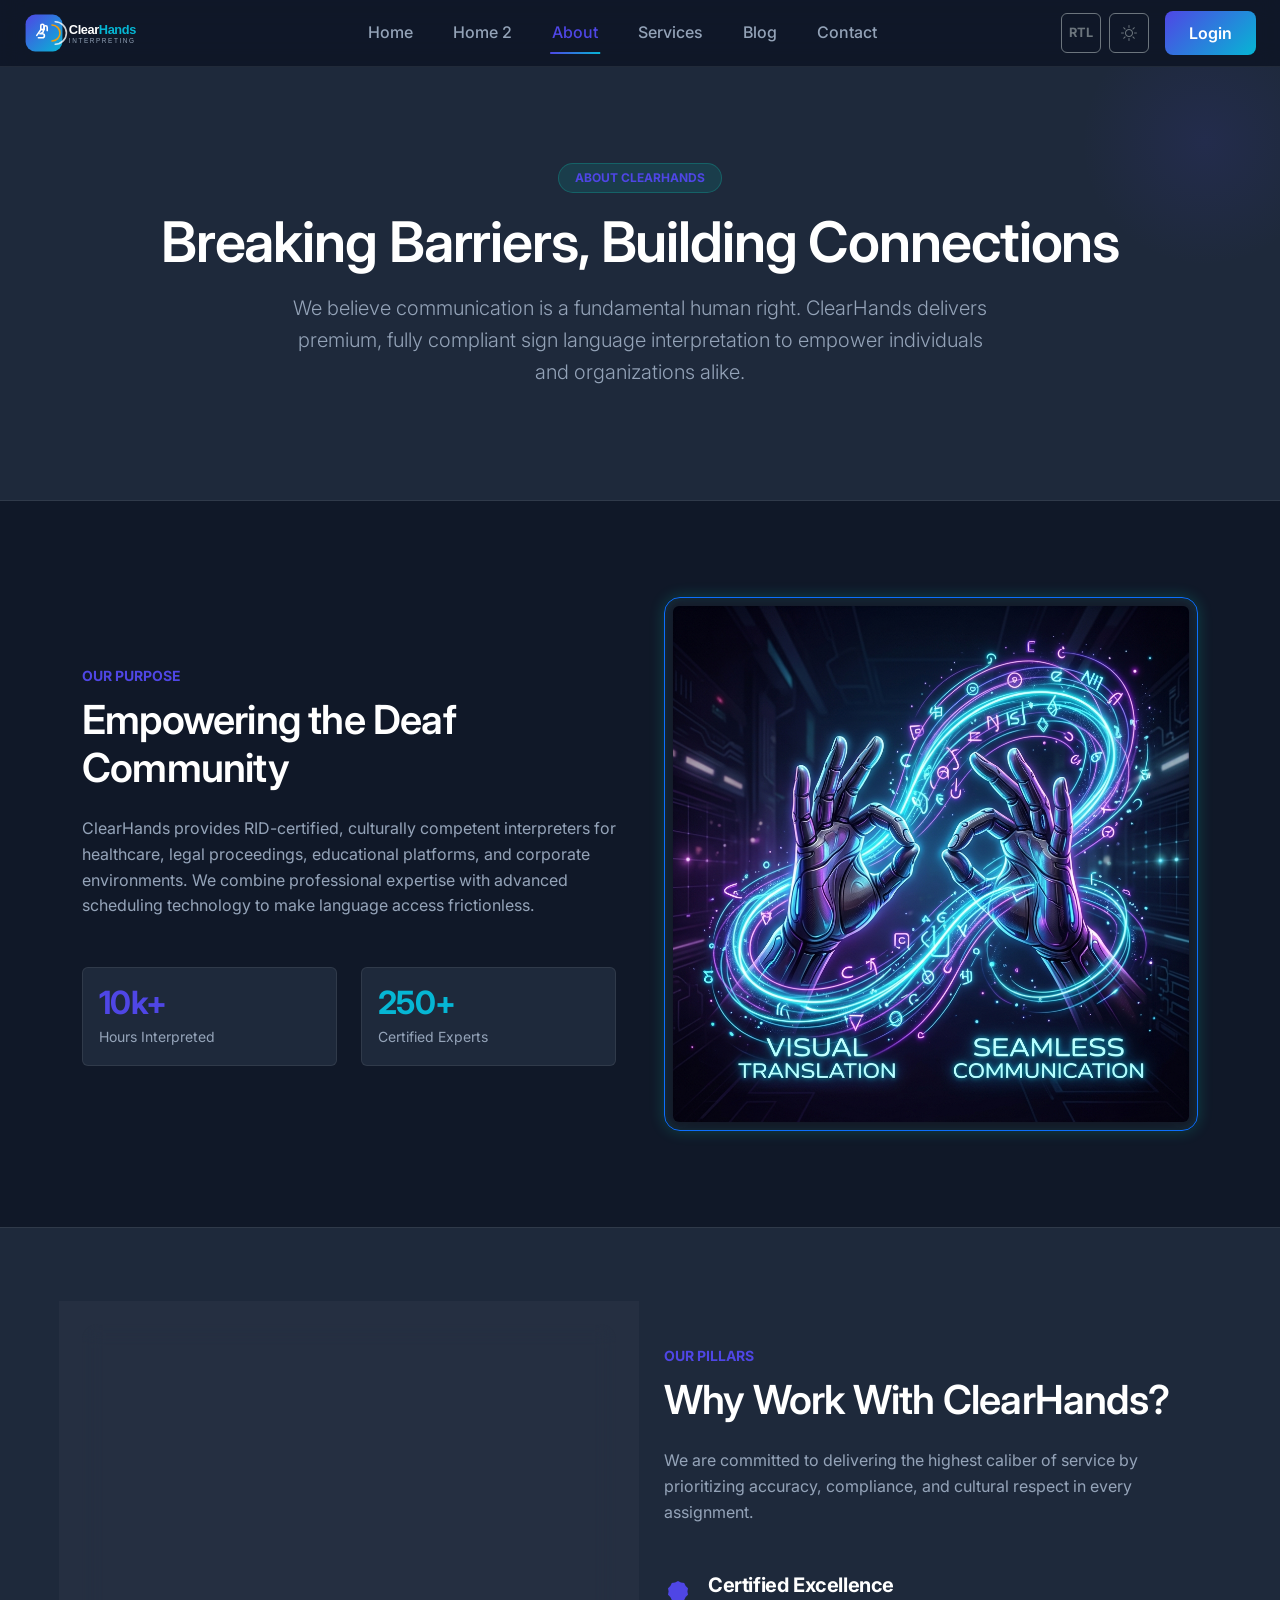
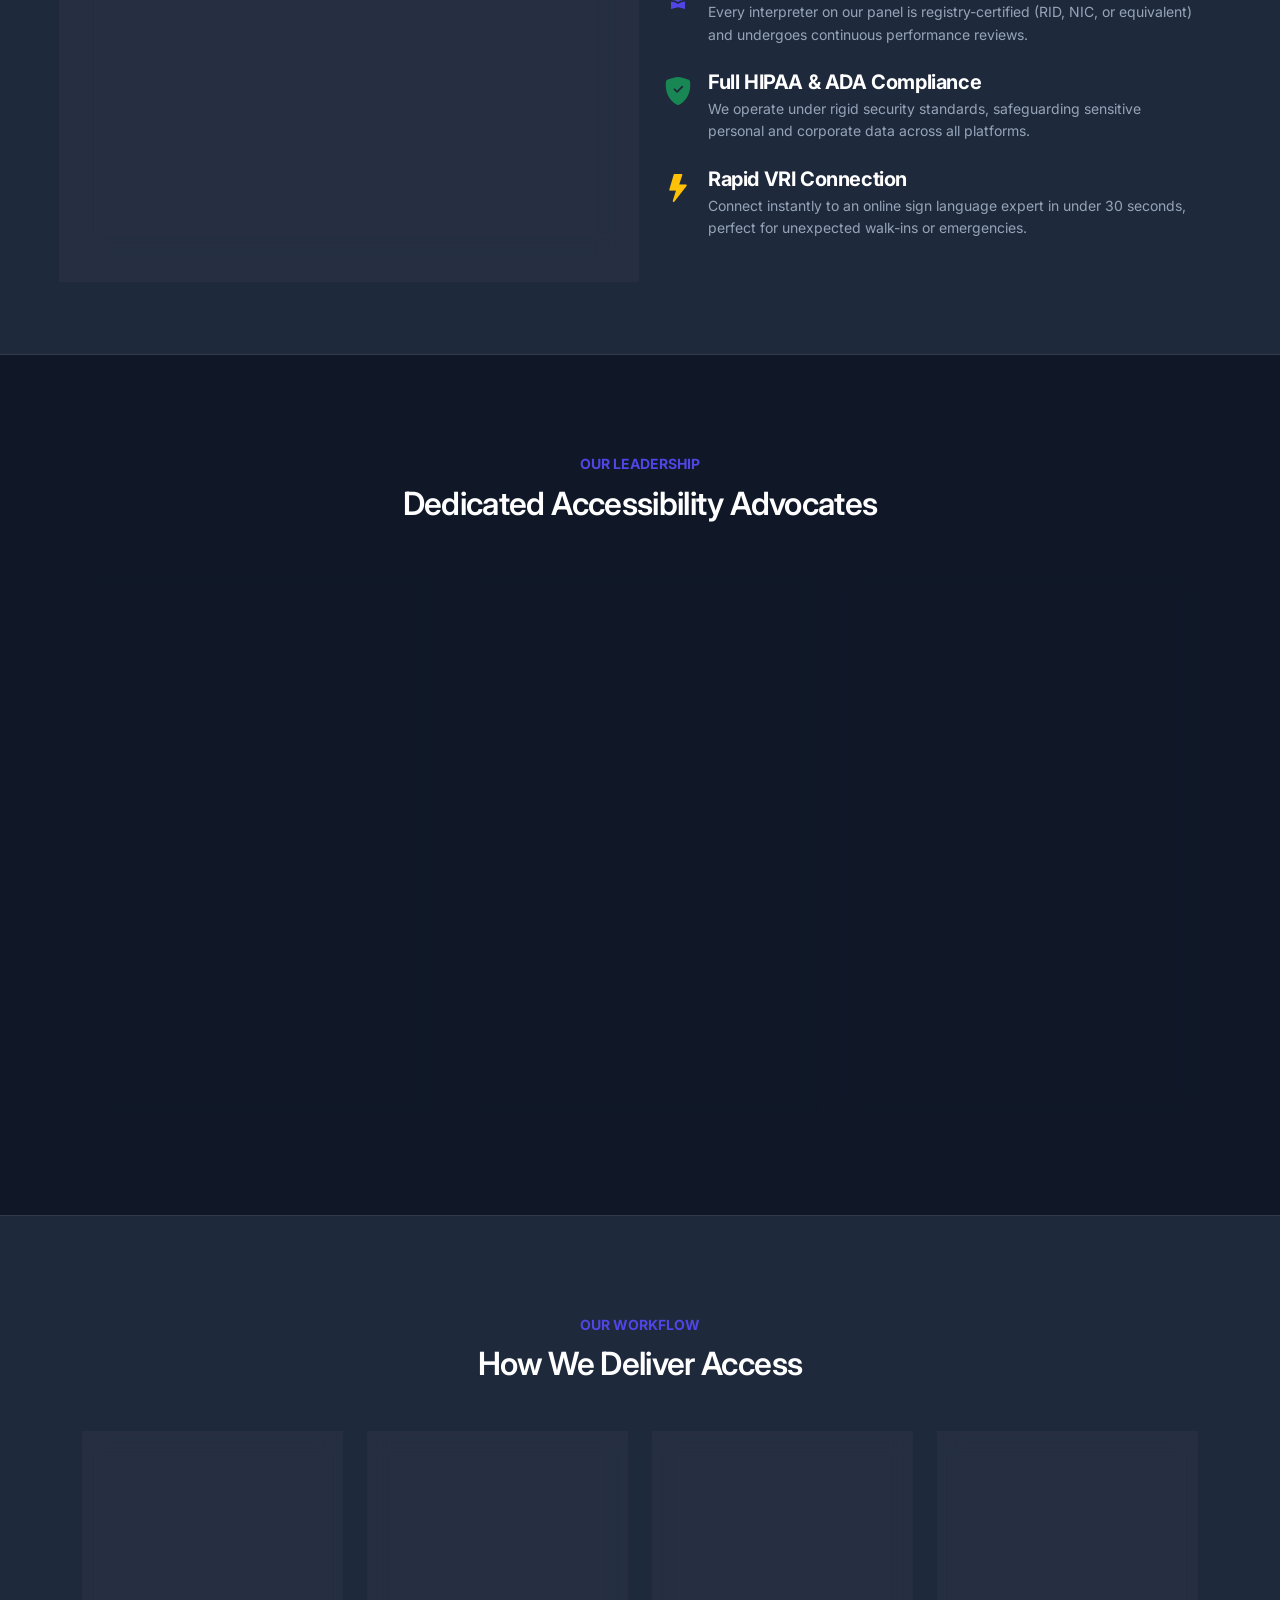
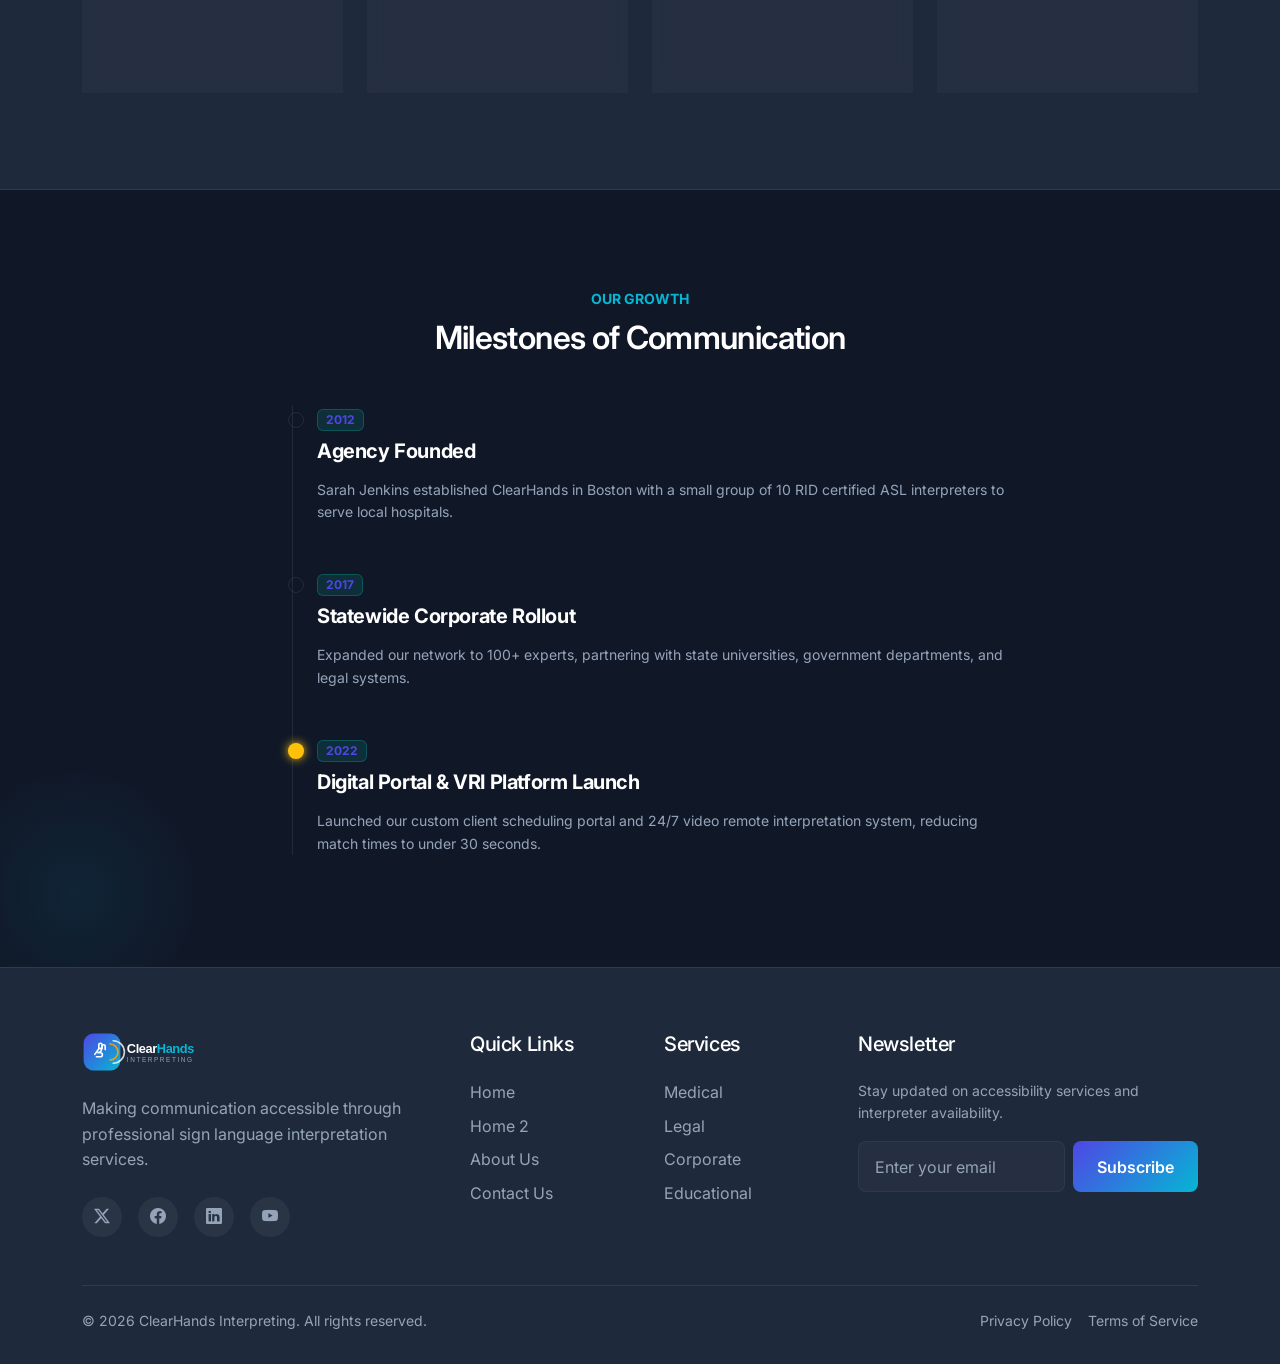
<file: about.html>
<!DOCTYPE html>
<html lang="en">
<head>
    <meta charset="UTF-8">
    <meta name="viewport" content="width=device-width, initial-scale=1.0">
    <title>About Us | ClearHands Interpreting</title>
    
    <link rel="icon" type="image/svg+xml" href="favicon.svg">
    
    <link href="https://fonts.googleapis.com/css2?family=Inter:wght@300..600&family=Poppins:wght@300..700&display=swap" rel="stylesheet">
    <link href="https://cdn.jsdelivr.net/npm/bootstrap@5.3.2/dist/css/bootstrap.min.css" rel="stylesheet">
    <link rel="stylesheet" href="https://cdn.jsdelivr.net/npm/bootstrap-icons@1.11.1/font/bootstrap-icons.css">
    
    <link rel="stylesheet" href="assets/css/style.css">
    <link rel="stylesheet" href="assets/css/dark-mode.css">
    <link rel="stylesheet" href="assets/css/rtl.css">
</head>
<body data-theme="dark">

    <!-- Navbar -->
    <nav class="navbar navbar-expand-xl navbar-glass">
        <div class="container-fluid px-4">
            <a class="navbar-brand" href="index.html">
                <img src="assets/logo.svg" alt="ClearHands Interpreting Logo" style="max-height: 40px; width: auto;">
            </a>
            <button class="navbar-toggler border-0 shadow-none text-body" type="button" data-bs-toggle="collapse" data-bs-target="#navbarNav">
                <i class="bi bi-list fs-2"></i>
            </button>
            <div class="collapse navbar-collapse" id="navbarNav">
                <ul class="navbar-nav mx-auto">
                    <li class="nav-item"><a class="nav-link" href="index.html">Home</a></li>
                    <li class="nav-item"><a class="nav-link" href="home2.html">Home 2</a></li>
                    <li class="nav-item"><a class="nav-link active" href="about.html">About</a></li>
                    <li class="nav-item"><a class="nav-link" href="services.html">Services</a></li>
                    <li class="nav-item"><a class="nav-link" href="blog.html">Blog</a></li>
                    <li class="nav-item"><a class="nav-link" href="contact.html">Contact</a></li>
                </ul>
                <div class="d-flex align-items-center gap-2 mt-3 mt-xl-0">
                    <a href="#" id="rtlToggle" class="btn btn-outline-secondary d-flex align-items-center justify-content-center fw-bold" style="width: 40px; height: 40px; font-size: 0.8rem;" title="Toggle RTL">RTL</a>
                    <a href="#" id="themeToggle" class="btn btn-outline-secondary d-flex align-items-center justify-content-center" style="width: 40px; height: 40px;" title="Toggle Theme"><i class="bi bi-sun fs-5"></i></a>
                    <a href="login.html" class="btn btn-gradient fw-semibold ms-2">Login</a>
                </div>
            </div>
        </div>
    </nav>

    <!-- Header Section -->
    <section class="py-5 bg-secondary-dark border-bottom border-secondary position-relative overflow-hidden">
        <div class="position-absolute" style="width: 250px; height: 250px; background: radial-gradient(circle, rgba(79, 70, 229, 0.1) 0%, transparent 70%); top: -50px; right: -50px; pointer-events: none;"></div>
        <div class="container py-5 text-center fade-up position-relative z-index-2">
            <span class="badge badge-soft-info px-3 py-2 rounded-pill mb-3 text-uppercase tracking-wider small">About ClearHands</span>
            <h1 class="display-4 fw-bold text-white">Breaking Barriers, Building Connections</h1>
            <p class="lead text-secondary mx-auto mt-3" style="max-width: 700px;">We believe communication is a fundamental human right. ClearHands delivers premium, fully compliant sign language interpretation to empower individuals and organizations alike.</p>
        </div>
    </section>

    <!-- Mission Section -->
    <section class="py-5">
        <div class="container py-5">
            <div class="row align-items-center g-5">
                <!-- Left: Message & Counter Stats -->
                <div class="col-lg-6 text-center text-lg-start fade-up">
                    <span class="text-primary-accent fw-bold text-uppercase tracking-wider small">Our Purpose</span>
                    <h3 class="display-6 fw-bold text-white mt-2 mb-4">Empowering the Deaf Community</h3>
                    <p class="text-secondary mb-4">
                        ClearHands provides RID-certified, culturally competent interpreters for healthcare, legal proceedings, educational platforms, and corporate environments. We combine professional expertise with advanced scheduling technology to make language access frictionless.
                    </p>
                    <div class="row g-4 mt-2">
                        <div class="col-6">
                            <div class="p-3 rounded bg-secondary-dark border border-secondary">
                                <h2 class="text-primary-accent fw-bold mb-1">10k+</h2>
                                <small class="text-secondary d-block">Hours Interpreted</small>
                            </div>
                        </div>
                        <div class="col-6">
                            <div class="p-3 rounded bg-secondary-dark border border-secondary">
                                <h2 class="text-secondary-accent fw-bold mb-1">250+</h2>
                                <small class="text-secondary d-block">Certified Experts</small>
                            </div>
                        </div>
                    </div>
                </div>
                
                <!-- Right: Conceptual Sign Language Image -->
                <div class="col-lg-6 fade-up" style="transition-delay: 0.1s;">
                    <div class="glass-card p-2 border-primary position-relative neon-border">
                        <img src="assets/images/mission_communication.png" alt="Seamless Sign Language Translation Concept" class="img-fluid rounded w-100 shadow-lg">
                        
                    </div>
                </div>
            </div>
        </div>
    </section>

    <!-- Core Values Section -->
    <section class="py-5 bg-secondary-dark border-top border-bottom border-secondary">
        <div class="container py-5">
            <div class="row align-items-center g-5 flex-lg-row-reverse">
                <!-- Left: Detail text & items -->
                <div class="col-lg-6 fade-up">
                    <span class="text-primary-accent fw-bold text-uppercase tracking-wider small">Our Pillars</span>
                    <h3 class="display-6 fw-bold text-white mt-2 mb-4">Why Work With ClearHands?</h3>
                    <p class="text-secondary mb-5">We are committed to delivering the highest caliber of service by prioritizing accuracy, compliance, and cultural respect in every assignment.</p>
                    
                    <div class="d-flex align-items-start mb-4">
                        <div class="text-primary-accent fs-3 me-3"><i class="bi bi-award-fill"></i></div>
                        <div>
                            <h5 class="fw-bold text-white mb-1">Certified Excellence</h5>
                            <p class="text-secondary small mb-0">Every interpreter on our panel is registry-certified (RID, NIC, or equivalent) and undergoes continuous performance reviews.</p>
                        </div>
                    </div>
                    <div class="d-flex align-items-start mb-4">
                        <div class="text-success fs-3 me-3"><i class="bi bi-shield-fill-check"></i></div>
                        <div>
                            <h5 class="fw-bold text-white mb-1">Full HIPAA & ADA Compliance</h5>
                            <p class="text-secondary small mb-0">We operate under rigid security standards, safeguarding sensitive personal and corporate data across all platforms.</p>
                        </div>
                    </div>
                    <div class="d-flex align-items-start">
                        <div class="text-warning fs-3 me-3"><i class="bi bi-lightning-fill"></i></div>
                        <div>
                            <h5 class="fw-bold text-white mb-1">Rapid VRI Connection</h5>
                            <p class="text-secondary small mb-0">Connect instantly to an online sign language expert in under 30 seconds, perfect for unexpected walk-ins or emergencies.</p>
                        </div>
                    </div>
                </div>
                
                <!-- Right: Visual image -->
                <div class="col-lg-6 fade-up" style="transition-delay: 0.1s;">
                    <div class="glass-card p-2 border-primary position-relative neon-border">
                        <img src="assets/images/hero_interpreter.png" alt="Professional ASL Interpreter Session" class="img-fluid rounded w-100 shadow-lg">
                    </div>
                </div>
            </div>
        </div>
    </section>

    <!-- Leadership Section -->
    <section class="py-5">
        <div class="container py-5">
            <div class="text-center mb-5 fade-up">
                <span class="text-primary-accent fw-bold text-uppercase tracking-wider small">Our Leadership</span>
                <h2 class="display-6 fw-bold text-white mt-2">Dedicated Accessibility Advocates</h2>
            </div>
            
            <div class="row g-4 justify-content-center">
                <!-- Sarah Jenkins -->
                <div class="col-lg-4 col-md-6 fade-up d-flex">
                    <div class="glass-card p-0 overflow-hidden text-center hover-effect border-secondary d-flex flex-column h-100 w-100">
                        <div class="position-relative">
                            <img src="assets/images/founder_sarah.png" alt="Sarah Jenkins, NIC - Founder" class="img-fluid w-100" style="height: 300px; object-fit: cover;">
                            <div class="position-absolute bottom-0 start-0 w-100" style="height: 50%; background: linear-gradient(to top, #101828, transparent);"></div>
                        </div>
                        <div class="p-4 bg-primary-dark position-relative z-index-2 d-flex flex-column flex-grow-1" style="margin-top: -30px;">
                            <h4 class="fw-bold text-white mb-1">Sarah Jenkins, NIC</h4>
                            <p class="text-primary-accent small mb-3">Founder & Director of Translation</p>
                            <p class="text-secondary small mb-4 flex-grow-1">Sarah is a nationally certified ASL interpreter with 15+ years of clinical and corporate experience. She founded ClearHands to build a more accessible world.</p>
                            <div class="d-flex justify-content-center gap-3 border-top border-secondary pt-3 mt-auto">
                                <a href="#" class="text-secondary hover-primary"><i class="bi bi-twitter-x"></i></a>
                                <a href="#" class="text-secondary hover-primary"><i class="bi bi-linkedin"></i></a>
                            </div>
                        </div>
                    </div>
                </div>

                <!-- Marcus Chen -->
                <div class="col-lg-4 col-md-6 fade-up d-flex" style="transition-delay: 0.1s;">
                    <div class="glass-card p-0 overflow-hidden text-center hover-effect border-secondary d-flex flex-column h-100 w-100">
                        <div class="position-relative">
                            <img src="assets/images/leader_marcus.png" alt="Marcus Chen, NIC - Lead Coordinator" class="img-fluid w-100" style="height: 300px; object-fit: cover;">
                            <div class="position-absolute bottom-0 start-0 w-100" style="height: 50%; background: linear-gradient(to top, #101828, transparent);"></div>
                        </div>
                        <div class="p-4 bg-primary-dark position-relative z-index-2 d-flex flex-column flex-grow-1" style="margin-top: -30px;">
                            <h4 class="fw-bold text-white mb-1">Marcus Chen, NIC</h4>
                            <p class="text-primary-accent small mb-3">Lead Interpreter Coordinator</p>
                            <p class="text-secondary small mb-4 flex-grow-1">Marcus manages scheduler coordination and interpreter allocations. With 10+ years as a legal ASL specialist, he ensures the right fit for every request.</p>
                            <div class="d-flex justify-content-center gap-3 border-top border-secondary pt-3 mt-auto">
                                <a href="#" class="text-secondary hover-primary"><i class="bi bi-twitter-x"></i></a>
                                <a href="#" class="text-secondary hover-primary"><i class="bi bi-linkedin"></i></a>
                            </div>
                        </div>
                    </div>
                </div>

                <!-- Elena Rostova -->
                <div class="col-lg-4 col-md-6 fade-up d-flex" style="transition-delay: 0.2s;">
                    <div class="glass-card p-0 overflow-hidden text-center hover-effect border-secondary d-flex flex-column h-100 w-100">
                        <div class="position-relative">
                            <img src="assets/images/leader_elena.png" alt="Elena Rostova - Operations Director" class="img-fluid w-100" style="height: 300px; object-fit: cover;">
                            <div class="position-absolute bottom-0 start-0 w-100" style="height: 50%; background: linear-gradient(to top, #101828, transparent);"></div>
                        </div>
                        <div class="p-4 bg-primary-dark position-relative z-index-2 d-flex flex-column flex-grow-1" style="margin-top: -30px;">
                            <h4 class="fw-bold text-white mb-1">Elena Rostova</h4>
                            <p class="text-primary-accent small mb-3">Director of Operations</p>
                            <p class="text-secondary small mb-4 flex-grow-1">Elena oversees platform performance, corporate partnerships, and ADA/HIPAA compliance metrics to ensure consistent service delivery.</p>
                            <div class="d-flex justify-content-center gap-3 border-top border-secondary pt-3 mt-auto">
                                <a href="#" class="text-secondary hover-primary"><i class="bi bi-twitter-x"></i></a>
                                <a href="#" class="text-secondary hover-primary"><i class="bi bi-linkedin"></i></a>
                            </div>
                        </div>
                    </div>
                </div>
            </div>
        </div>
    </section>
    <!-- Core Process Section -->
    <section class="py-5 bg-secondary-dark border-top border-bottom border-secondary">
        <div class="container py-5">
            <div class="text-center mb-5 fade-up">
                <span class="text-primary-accent fw-bold text-uppercase tracking-wider small">Our Workflow</span>
                <h2 class="display-6 fw-bold text-white mt-2">How We Deliver Access</h2>
            </div>
            <div class="row g-4">
                <div class="col-lg-3 col-md-6 fade-up">
                    <div class="glass-card p-4 h-100 hover-effect text-center position-relative">
                        <div class="fs-1 text-primary-accent my-4"><i class="bi bi-calendar-check"></i></div>
                        <h5 class="fw-bold text-white mb-2">1. Request</h5>
                        <p class="text-secondary small mb-0">Schedule an interpreter via our online portal or connect instantly for VRI.</p>
                    </div>
                </div>
                <div class="col-lg-3 col-md-6 fade-up" style="transition-delay: 0.1s;">
                    <div class="glass-card p-4 h-100 hover-effect text-center position-relative">
                        <div class="fs-1 text-secondary-accent my-4"><i class="bi bi-person-check"></i></div>
                        <h5 class="fw-bold text-white mb-2">2. Match</h5>
                        <p class="text-secondary small mb-0">Our coordinators match your assignment with a certified specialist in your industry.</p>
                    </div>
                </div>
                <div class="col-lg-3 col-md-6 fade-up" style="transition-delay: 0.2s;">
                    <div class="glass-card p-4 h-100 hover-effect text-center position-relative">
                        <div class="fs-1 text-warning my-4"><i class="bi bi-broadcast"></i></div>
                        <h5 class="fw-bold text-white mb-2">3. Interpret</h5>
                        <p class="text-secondary small mb-0">The session is completed on-site or via secure high-definition VRI streaming.</p>
                    </div>
                </div>
                <div class="col-lg-3 col-md-6 fade-up" style="transition-delay: 0.3s;">
                    <div class="glass-card p-4 h-100 hover-effect text-center position-relative">
                        <div class="fs-1 text-success my-4"><i class="bi bi-file-earmark-check"></i></div>
                        <h5 class="fw-bold text-white mb-2">4. Verify</h5>
                        <p class="text-secondary small mb-0">Review logs, confirm compliance reports, and retrieve billing details.</p>
                    </div>
                </div>
            </div>
        </div>
    </section>

    <!-- Milestones Journey Section -->
    <section class="py-5 position-relative overflow-hidden">
        <!-- Background decorative blur elements -->
        <div class="position-absolute" style="width: 250px; height: 250px; background: radial-gradient(circle, rgba(6, 182, 212, 0.08) 0%, transparent 70%); bottom: -50px; left: -50px; pointer-events: none;"></div>
        
        <div class="container py-5">
            <div class="text-center mb-5 fade-up">
                <span class="text-secondary-accent fw-bold text-uppercase tracking-wider small">Our Growth</span>
                <h2 class="display-6 fw-bold text-white mt-2">Milestones of Communication</h2>
            </div>
            
            <div class="row justify-content-center">
                <div class="col-lg-8">
                    <div class="position-relative ps-4 border-start border-secondary" style="margin-left: 20px;">
                        
                        <!-- Timeline Item 1 -->
                        <div class="mb-5 position-relative fade-up">
                            <!-- Dot -->
                            <div class="position-absolute bg-primary-accent rounded-circle border border-dark" style="width: 16px; height: 16px; left: -29px; top: 6px; box-shadow: 0 0 10px var(--primary-accent-color);"></div>
                            <span class="badge badge-soft-info px-2 py-1 rounded mb-2 fw-mono">2012</span>
                            <h5 class="fw-bold text-white">Agency Founded</h5>
                            <p class="text-secondary small">Sarah Jenkins established ClearHands in Boston with a small group of 10 RID certified ASL interpreters to serve local hospitals.</p>
                        </div>
                        
                        <!-- Timeline Item 2 -->
                        <div class="mb-5 position-relative fade-up" style="transition-delay: 0.1s;">
                            <!-- Dot -->
                            <div class="position-absolute bg-secondary-accent rounded-circle border border-dark" style="width: 16px; height: 16px; left: -29px; top: 6px; box-shadow: 0 0 10px var(--secondary-accent-color);"></div>
                            <span class="badge badge-soft-info px-2 py-1 rounded mb-2 fw-mono">2017</span>
                            <h5 class="fw-bold text-white">Statewide Corporate Rollout</h5>
                            <p class="text-secondary small">Expanded our network to 100+ experts, partnering with state universities, government departments, and legal systems.</p>
                        </div>
                        
                        <!-- Timeline Item 3 -->
                        <div class="position-relative fade-up" style="transition-delay: 0.2s;">
                            <!-- Dot -->
                            <div class="position-absolute bg-warning rounded-circle border border-dark" style="width: 16px; height: 16px; left: -29px; top: 6px; box-shadow: 0 0 10px #ffc107;"></div>
                            <span class="badge badge-soft-info px-2 py-1 rounded mb-2 fw-mono">2022</span>
                            <h5 class="fw-bold text-white">Digital Portal & VRI Platform Launch</h5>
                            <p class="text-secondary small">Launched our custom client scheduling portal and 24/7 video remote interpretation system, reducing match times to under 30 seconds.</p>
                        </div>
                        
                    </div>
                </div>
            </div>
        </div>
    </section>

    <!-- Footer -->
    <footer class="footer bg-secondary-dark border-top border-secondary">
        <div class="container">
            <div class="row g-5">
                <div class="col-lg-4">
                    <a class="navbar-brand mb-4 d-inline-flex" href="index.html">
                        <img src="assets/logo.svg" alt="ClearHands Interpreting Logo" style="max-height: 40px; width: auto;">
                    </a>
                    <p class="text-secondary mb-4">Making communication accessible through professional sign language interpretation services.</p>
                    <div class="d-flex gap-3">
                        <a href="#" class="social-icon"><i class="bi bi-twitter-x"></i></a>
                        <a href="#" class="social-icon"><i class="bi bi-facebook"></i></a>
                        <a href="#" class="social-icon"><i class="bi bi-linkedin"></i></a>
                        <a href="#" class="social-icon"><i class="bi bi-youtube"></i></a>
                    </div>
                </div>
                <div class="col-lg-2 col-md-4">
                    <h5 class="mb-4">Quick Links</h5>
                    <ul class="list-unstyled text-secondary">
                        <li class="mb-2"><a href="index.html" class="text-secondary text-decoration-none hover-primary">Home</a></li>
                        <li class="mb-2"><a href="home2.html" class="text-secondary text-decoration-none hover-primary">Home 2</a></li>
                        <li class="mb-2"><a href="about.html" class="text-secondary text-decoration-none hover-primary">About Us</a></li>
                        <li class="mb-2"><a href="contact.html" class="text-secondary text-decoration-none hover-primary">Contact Us</a></li>
                    </ul>
                </div>
                <div class="col-lg-2 col-md-4">
                    <h5 class="mb-4">Services</h5>
                    <ul class="list-unstyled text-secondary">
                        <li class="mb-2"><a href="services.html" class="text-secondary text-decoration-none hover-primary">Medical</a></li>
                        <li class="mb-2"><a href="services.html" class="text-secondary text-decoration-none hover-primary">Legal</a></li>
                        <li class="mb-2"><a href="services.html" class="text-secondary text-decoration-none hover-primary">Corporate</a></li>
                        <li class="mb-2"><a href="services.html" class="text-secondary text-decoration-none hover-primary">Educational</a></li>
                    </ul>
                </div>
                <div class="col-lg-4 col-md-4">
                    <h5 class="mb-4">Newsletter</h5>
                    <p class="text-secondary small mb-3">Stay updated on accessibility services and interpreter availability.</p>
                    <form class="d-flex gap-2 mb-3">
                        <input type="email" class="form-control form-control-glass" placeholder="Enter your email">
                        <button class="btn btn-gradient" type="button">Subscribe</button>
                    </form>
                </div>
            </div>
            <div class="border-top border-secondary mt-5 pt-4 d-flex flex-column flex-md-row justify-content-between align-items-center">
                <p class="text-secondary small mb-0">&copy; 2026 ClearHands Interpreting. All rights reserved.</p>
                <div class="d-flex gap-3 mt-3 mt-md-0">
                    <a href="#" class="text-secondary small text-decoration-none hover-primary">Privacy Policy</a>
                    <a href="#" class="text-secondary small text-decoration-none hover-primary">Terms of Service</a>
                </div>
            </div>
        </div>
    </footer>

    <script src="https://cdn.jsdelivr.net/npm/bootstrap@5.3.2/dist/js/bootstrap.bundle.min.js"></script>
    <script src="assets/js/main.js"></script>
</body>
</html>
</file>
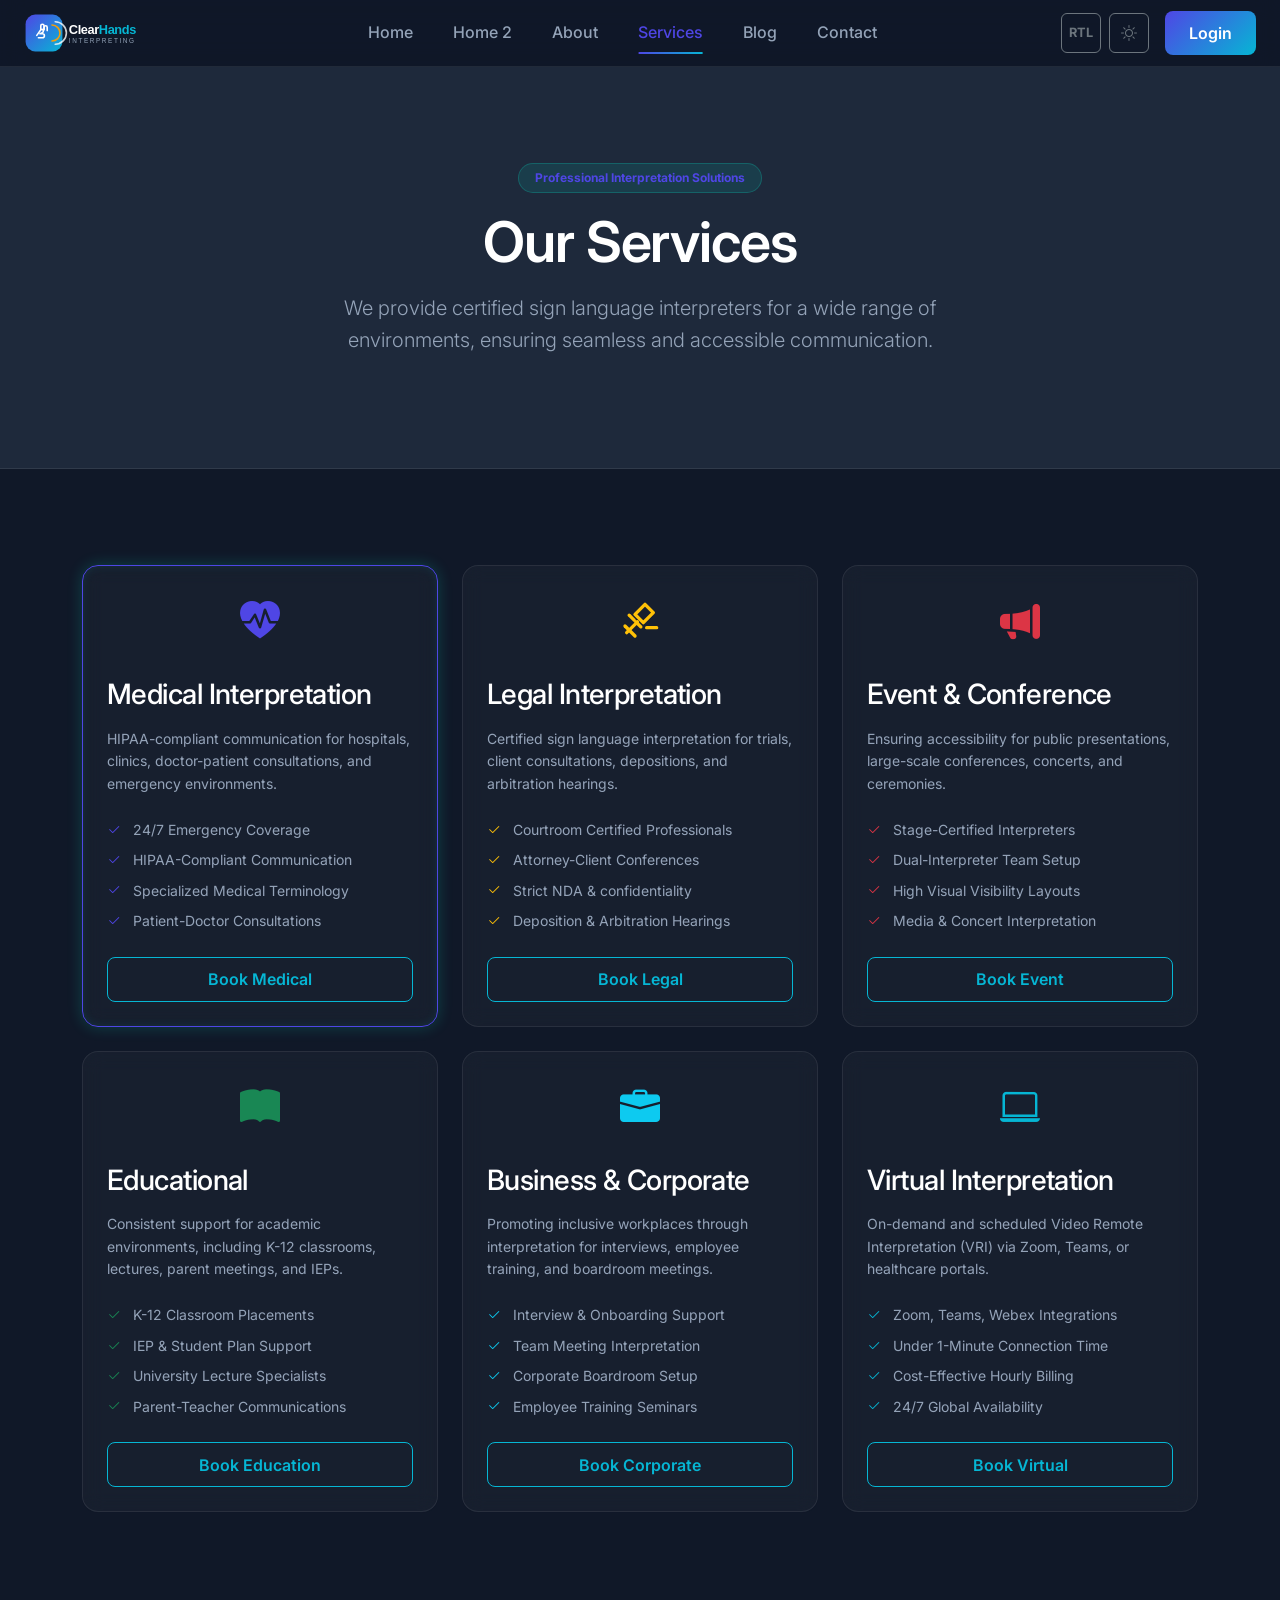
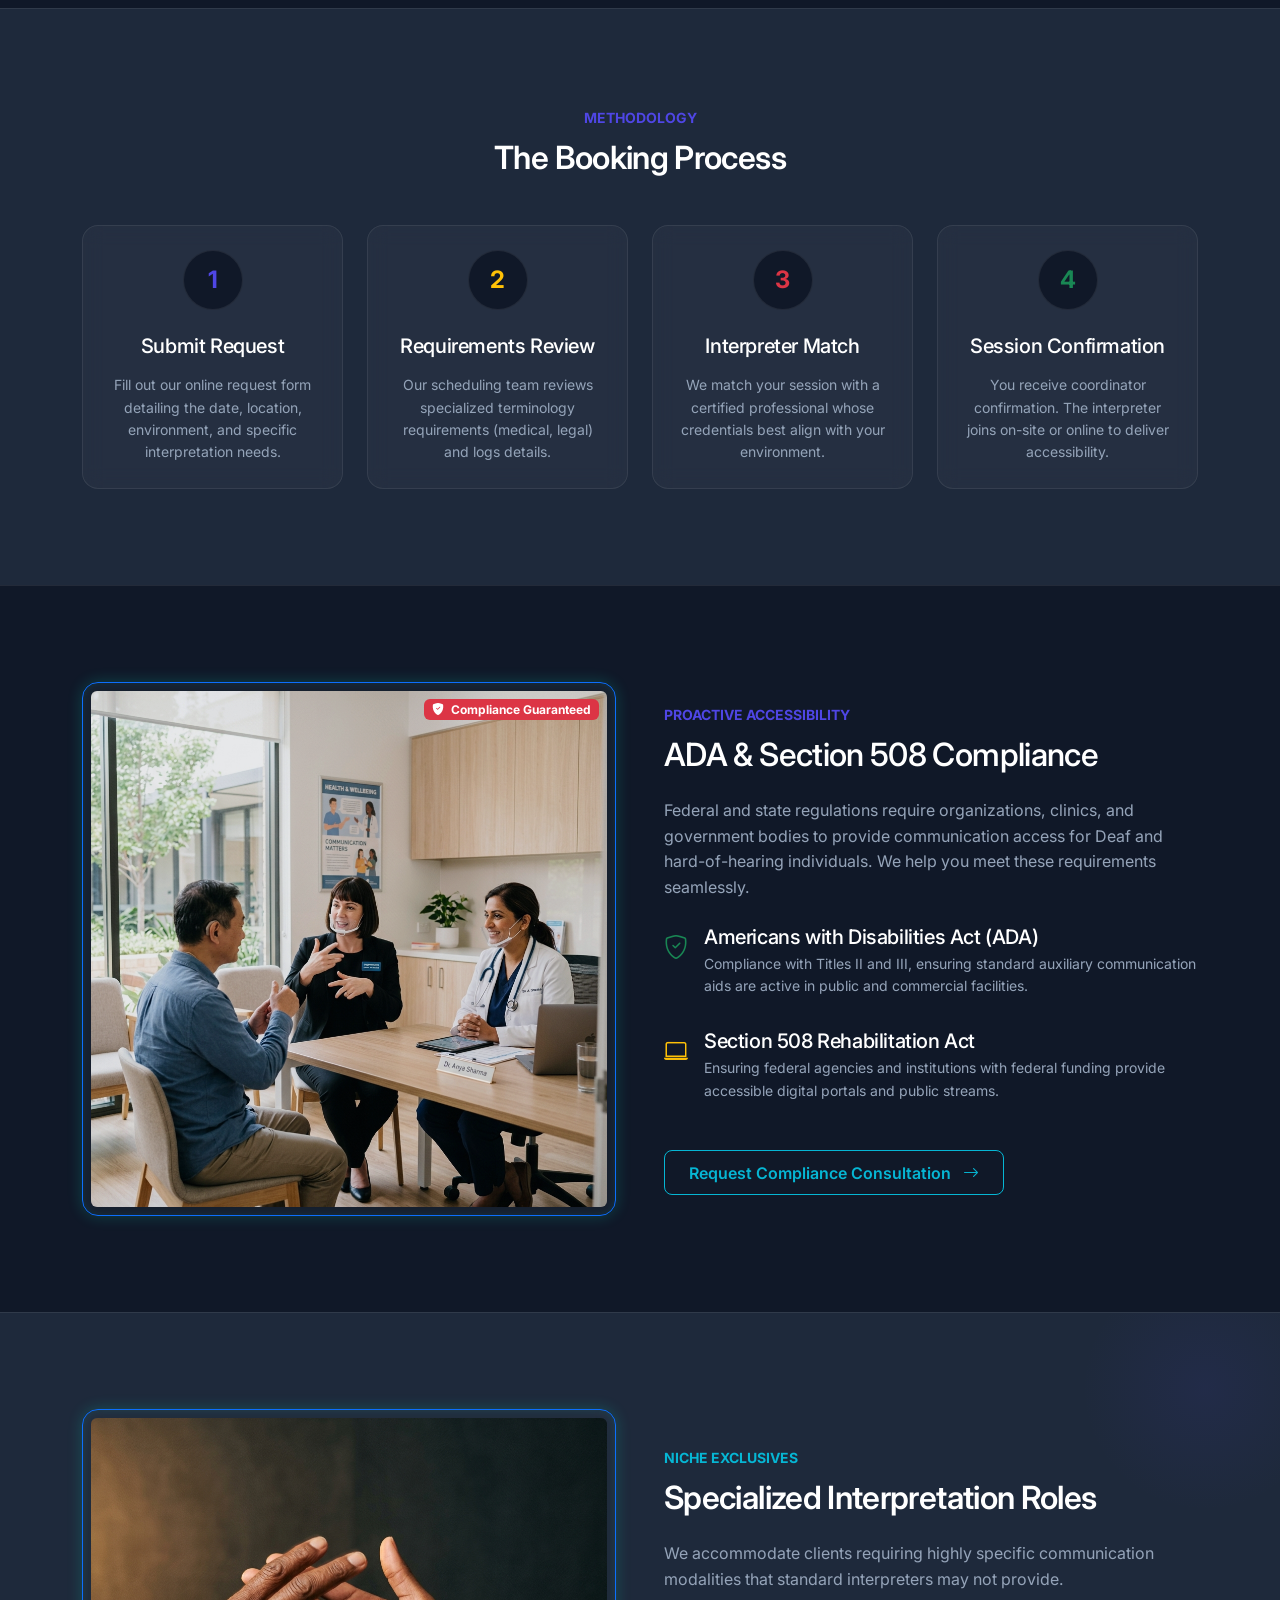
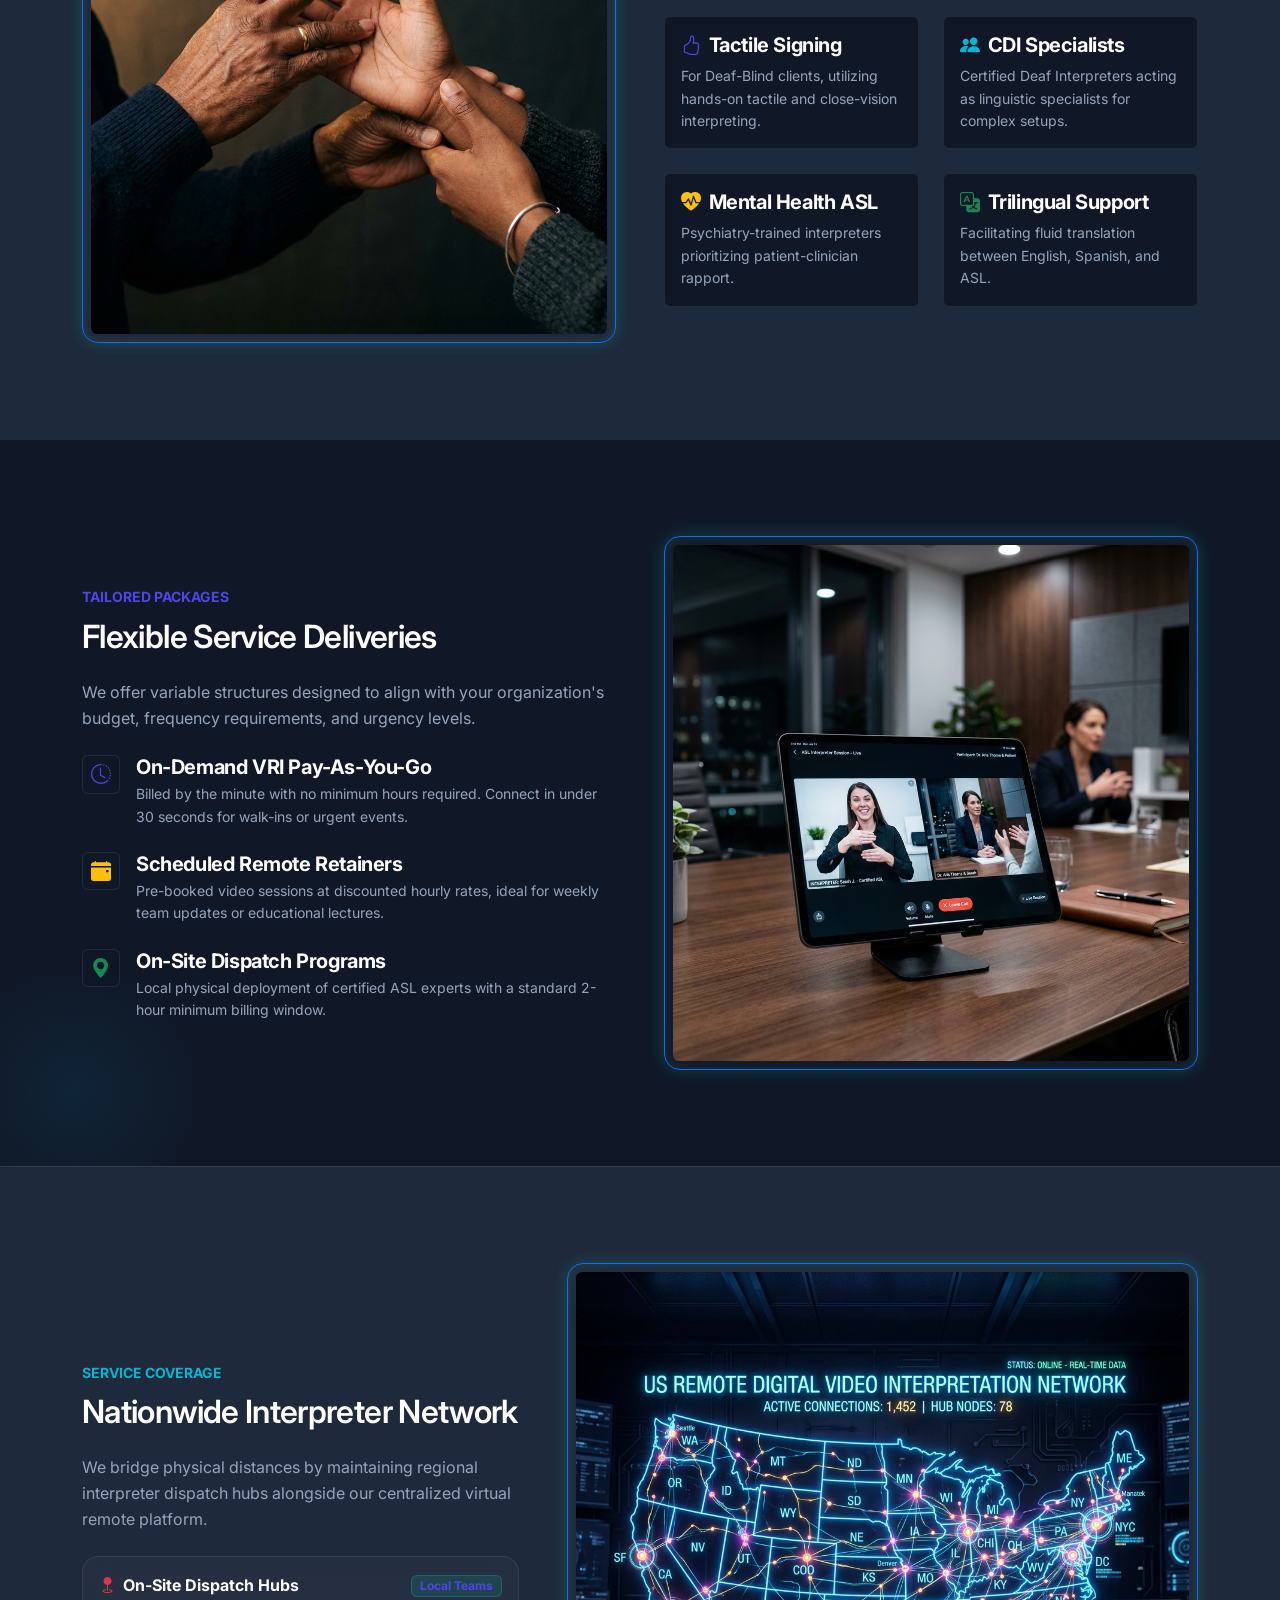
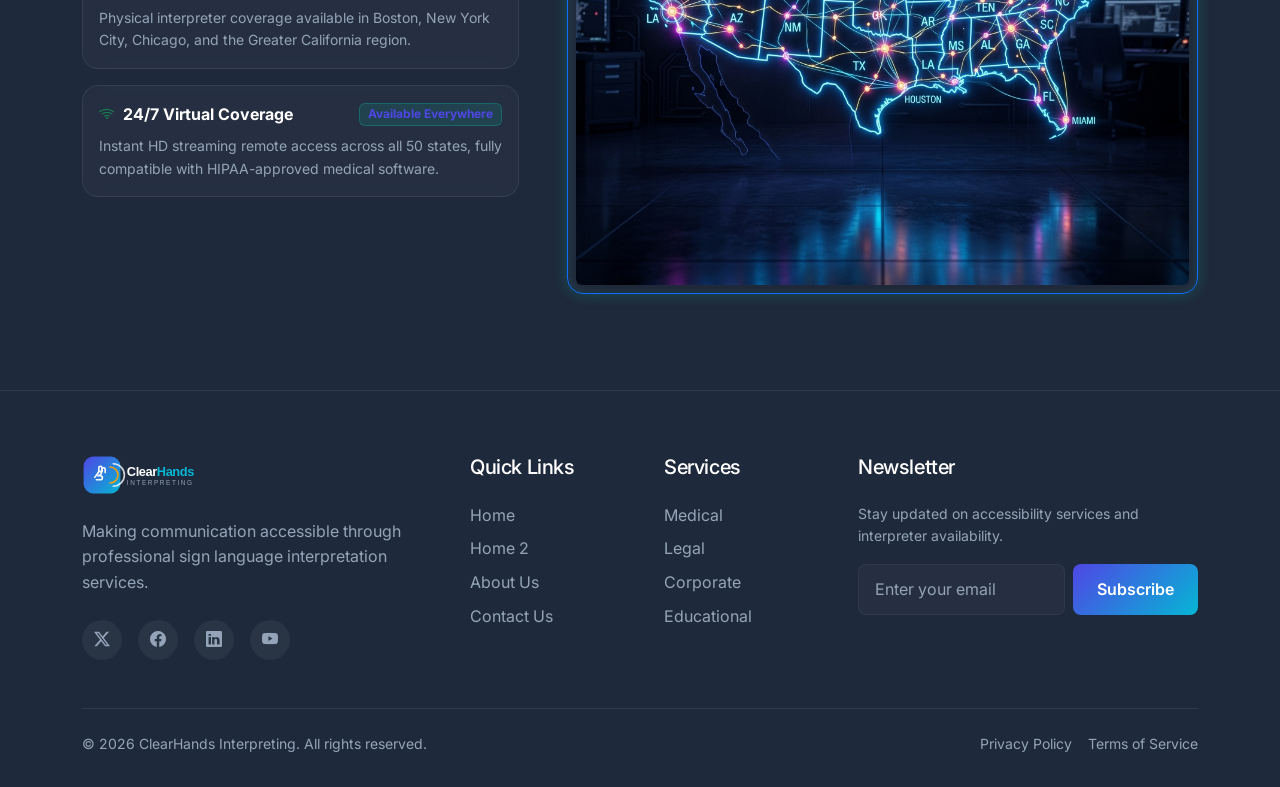
<file: services.html>
<!DOCTYPE html>
<html lang="en">
<head>
    <meta charset="UTF-8">
    <meta name="viewport" content="width=device-width, initial-scale=1.0">
    <title>Services | ClearHands Interpreting</title>
    
    <link rel="icon" type="image/svg+xml" href="favicon.svg">
    
    <link href="https://fonts.googleapis.com/css2?family=Inter:wght@300..600&family=Poppins:wght@300..700&display=swap" rel="stylesheet">
    <link href="https://cdn.jsdelivr.net/npm/bootstrap@5.3.2/dist/css/bootstrap.min.css" rel="stylesheet">
    <link rel="stylesheet" href="https://cdn.jsdelivr.net/npm/bootstrap-icons@1.11.1/font/bootstrap-icons.css">
    
    <link rel="stylesheet" href="assets/css/style.css">
    <link rel="stylesheet" href="assets/css/dark-mode.css">
    <link rel="stylesheet" href="assets/css/rtl.css">
</head>
<body data-theme="dark">

    <!-- Navbar -->
    <nav class="navbar navbar-expand-xl navbar-glass">
        <div class="container-fluid px-4">
            <a class="navbar-brand" href="index.html">
                <img src="assets/logo.svg" alt="ClearHands Interpreting Logo" style="max-height: 40px; width: auto;">
            </a>
            
            <button class="navbar-toggler border-0 shadow-none text-body" type="button" data-bs-toggle="collapse" data-bs-target="#navbarNav">
                <i class="bi bi-list fs-2"></i>
            </button>
            
            <div class="collapse navbar-collapse" id="navbarNav">
                <ul class="navbar-nav mx-auto">
                    <li class="nav-item"><a class="nav-link" href="index.html">Home</a></li>
                    <li class="nav-item"><a class="nav-link" href="home2.html">Home 2</a></li>
                    <li class="nav-item"><a class="nav-link" href="about.html">About</a></li>
                    <li class="nav-item"><a class="nav-link active" href="services.html">Services</a></li>
                    <li class="nav-item"><a class="nav-link" href="blog.html">Blog</a></li>
                    <li class="nav-item"><a class="nav-link" href="contact.html">Contact</a></li>
                </ul>
                <div class="d-flex align-items-center gap-2 mt-3 mt-xl-0">
                    <a href="#" id="rtlToggle" class="btn btn-outline-secondary d-flex align-items-center justify-content-center fw-bold" style="width: 40px; height: 40px; font-size: 0.8rem;" title="Toggle RTL">RTL</a>
                    <a href="#" id="themeToggle" class="btn btn-outline-secondary d-flex align-items-center justify-content-center" style="width: 40px; height: 40px;" title="Toggle Theme"><i class="bi bi-sun fs-5"></i></a>
                    <a href="login.html" class="btn btn-gradient fw-semibold ms-2">Login</a>
                </div>
            </div>
        </div>
    </nav>

    <!-- Page Header -->
    <section class="py-5 bg-secondary-dark position-relative border-bottom border-secondary">
        <div class="container py-5 text-center position-relative z-index-2 fade-up">
            <span class="badge badge-soft-info px-3 py-2 rounded-pill mb-3">Professional Interpretation Solutions</span>
            <h1 class="display-4 fw-bold">Our Services</h1>
            <p class="lead text-secondary mx-auto mt-3" style="max-width: 700px;">We provide certified sign language interpreters for a wide range of environments, ensuring seamless and accessible communication.</p>
        </div>
    </section>

    <!-- Services Section -->
    <section class="py-5">
        <div class="container py-5">
            <div class="row g-4">
                <!-- Medical -->
                <div class="col-lg-4 col-md-6 fade-up">
                    <div class="glass-card h-100 p-4 position-relative overflow-hidden neon-border d-flex flex-column">
                        <div class="text-primary-accent fs-1 mb-4 text-center"><i class="bi bi-heart-pulse-fill"></i></div>
                        <h3 class="mb-3">Medical Interpretation</h3>
                        <p class="text-secondary mb-4 small">HIPAA-compliant communication for hospitals, clinics, doctor-patient consultations, and emergency environments.</p>
                        <ul class="list-unstyled text-secondary mb-4 small flex-grow-1">
                            <li class="mb-2"><i class="bi bi-check2 text-primary-accent me-2"></i> 24/7 Emergency Coverage</li>
                            <li class="mb-2"><i class="bi bi-check2 text-primary-accent me-2"></i> HIPAA-Compliant Communication</li>
                            <li class="mb-2"><i class="bi bi-check2 text-primary-accent me-2"></i> Specialized Medical Terminology</li>
                            <li><i class="bi bi-check2 text-primary-accent me-2"></i> Patient-Doctor Consultations</li>
                        </ul>
                        <a href="contact.html" class="btn btn-outline-glow mt-auto">Book Medical</a>
                    </div>
                </div>

                <!-- Legal -->
                <div class="col-lg-4 col-md-6 fade-up" style="transition-delay: 0.05s;">
                    <div class="glass-card h-100 p-4 position-relative overflow-hidden d-flex flex-column">
                        <div class="text-warning fs-1 mb-4 text-center">
                            <svg xmlns="http://www.w3.org/2000/svg" width="1em" height="1em" viewBox="0 0 24 24" fill="none" stroke="currentColor" stroke-width="2" stroke-linecap="round" stroke-linejoin="round" style="vertical-align: -0.125em;"><path d="m14 13-5-5 6-6 5 5-6 6Z"/><path d="m12.5 15.5-3-3"/><path d="m8.5 11.5-3-3"/><path d="M16 16h6"/><path d="m9 21-6-6"/><path d="M10.5 12.5 4 19"/></svg>
                        </div>
                        <h3 class="mb-3">Legal Interpretation</h3>
                        <p class="text-secondary mb-4 small">Certified sign language interpretation for trials, client consultations, depositions, and arbitration hearings.</p>
                        <ul class="list-unstyled text-secondary mb-4 small flex-grow-1">
                            <li class="mb-2"><i class="bi bi-check2 text-warning me-2"></i> Courtroom Certified Professionals</li>
                            <li class="mb-2"><i class="bi bi-check2 text-warning me-2"></i> Attorney-Client Conferences</li>
                            <li class="mb-2"><i class="bi bi-check2 text-warning me-2"></i> Strict NDA & confidentiality</li>
                            <li><i class="bi bi-check2 text-warning me-2"></i> Deposition & Arbitration Hearings</li>
                        </ul>
                        <a href="contact.html" class="btn btn-outline-glow mt-auto">Book Legal</a>
                    </div>
                </div>

                <!-- Event -->
                <div class="col-lg-4 col-md-6 fade-up" style="transition-delay: 0.1s;">
                    <div class="glass-card h-100 p-4 position-relative overflow-hidden d-flex flex-column">
                        <div class="text-danger fs-1 mb-4 text-center"><i class="bi bi-megaphone-fill"></i></div>
                        <h3 class="mb-3">Event & Conference</h3>
                        <p class="text-secondary mb-4 small">Ensuring accessibility for public presentations, large-scale conferences, concerts, and ceremonies.</p>
                        <ul class="list-unstyled text-secondary mb-4 small flex-grow-1">
                            <li class="mb-2"><i class="bi bi-check2 text-danger me-2"></i> Stage-Certified Interpreters</li>
                            <li class="mb-2"><i class="bi bi-check2 text-danger me-2"></i> Dual-Interpreter Team Setup</li>
                            <li class="mb-2"><i class="bi bi-check2 text-danger me-2"></i> High Visual Visibility Layouts</li>
                            <li><i class="bi bi-check2 text-danger me-2"></i> Media & Concert Interpretation</li>
                        </ul>
                        <a href="contact.html" class="btn btn-outline-glow mt-auto">Book Event</a>
                    </div>
                </div>

                <!-- Educational -->
                <div class="col-lg-4 col-md-6 fade-up" style="transition-delay: 0.15s;">
                    <div class="glass-card h-100 p-4 position-relative overflow-hidden d-flex flex-column">
                        <div class="text-success fs-1 mb-4 text-center"><i class="bi bi-book-fill"></i></div>
                        <h3 class="mb-3">Educational</h3>
                        <p class="text-secondary mb-4 small">Consistent support for academic environments, including K-12 classrooms, lectures, parent meetings, and IEPs.</p>
                        <ul class="list-unstyled text-secondary mb-4 small flex-grow-1">
                            <li class="mb-2"><i class="bi bi-check2 text-success me-2"></i> K-12 Classroom Placements</li>
                            <li class="mb-2"><i class="bi bi-check2 text-success me-2"></i> IEP & Student Plan Support</li>
                            <li class="mb-2"><i class="bi bi-check2 text-success me-2"></i> University Lecture Specialists</li>
                            <li><i class="bi bi-check2 text-success me-2"></i> Parent-Teacher Communications</li>
                        </ul>
                        <a href="contact.html" class="btn btn-outline-glow mt-auto">Book Education</a>
                    </div>
                </div>

                <!-- Corporate -->
                <div class="col-lg-4 col-md-6 fade-up" style="transition-delay: 0.2s;">
                    <div class="glass-card h-100 p-4 position-relative overflow-hidden d-flex flex-column">
                        <div class="text-info fs-1 mb-4 text-center"><i class="bi bi-briefcase-fill"></i></div>
                        <h3 class="mb-3">Business & Corporate</h3>
                        <p class="text-secondary mb-4 small">Promoting inclusive workplaces through interpretation for interviews, employee training, and boardroom meetings.</p>
                        <ul class="list-unstyled text-secondary mb-4 small flex-grow-1">
                            <li class="mb-2"><i class="bi bi-check2 text-info me-2"></i> Interview & Onboarding Support</li>
                            <li class="mb-2"><i class="bi bi-check2 text-info me-2"></i> Team Meeting Interpretation</li>
                            <li class="mb-2"><i class="bi bi-check2 text-info me-2"></i> Corporate Boardroom Setup</li>
                            <li><i class="bi bi-check2 text-info me-2"></i> Employee Training Seminars</li>
                        </ul>
                        <a href="contact.html" class="btn btn-outline-glow mt-auto">Book Corporate</a>
                    </div>
                </div>

                <!-- Virtual VRI -->
                <div class="col-lg-4 col-md-6 fade-up" style="transition-delay: 0.25s;">
                    <div class="glass-card h-100 p-4 position-relative overflow-hidden d-flex flex-column">
                        <div class="text-secondary-accent fs-1 mb-4 text-center"><i class="bi bi-laptop"></i></div>
                        <h3 class="mb-3">Virtual Interpretation</h3>
                        <p class="text-secondary mb-4 small">On-demand and scheduled Video Remote Interpretation (VRI) via Zoom, Teams, or healthcare portals.</p>
                        <ul class="list-unstyled text-secondary mb-4 small flex-grow-1">
                            <li class="mb-2"><i class="bi bi-check2 text-secondary-accent me-2"></i> Zoom, Teams, Webex Integrations</li>
                            <li class="mb-2"><i class="bi bi-check2 text-secondary-accent me-2"></i> Under 1-Minute Connection Time</li>
                            <li class="mb-2"><i class="bi bi-check2 text-secondary-accent me-2"></i> Cost-Effective Hourly Billing</li>
                            <li><i class="bi bi-check2 text-secondary-accent me-2"></i> 24/7 Global Availability</li>
                        </ul>
                        <a href="contact.html" class="btn btn-outline-glow mt-auto">Book Virtual</a>
                    </div>
                </div>
            </div>
        </div>
    </section>

    <!-- SECTION: Booking Process -->
    <section class="py-5 bg-secondary-dark border-top border-secondary">
        <div class="container py-5">
            <div class="text-center mb-5 fade-up">
                <span class="text-primary-accent fw-bold text-uppercase small">Methodology</span>
                <h2 class="display-6 mt-2">The Booking Process</h2>
            </div>
            <div class="row g-4 position-relative">
                <div class="col-lg-3 col-md-6 fade-up">
                    <div class="glass-card h-100 p-4 text-center position-relative z-index-2 hover-effect">
                        <div class="badge bg-primary-dark border border-primary text-primary-accent rounded-circle p-3 mb-4 d-inline-flex justify-content-center align-items-center" style="width: 60px; height: 60px; font-size: 1.5rem;">1</div>
                        <h5 class="mb-3">Submit Request</h5>
                        <p class="text-secondary small mb-0">Fill out our online request form detailing the date, location, environment, and specific interpretation needs.</p>
                    </div>
                </div>
                <div class="col-lg-3 col-md-6 fade-up" style="transition-delay: 0.1s;">
                    <div class="glass-card h-100 p-4 text-center position-relative z-index-2 hover-effect">
                        <div class="badge bg-primary-dark border border-warning text-warning rounded-circle p-3 mb-4 d-inline-flex justify-content-center align-items-center" style="width: 60px; height: 60px; font-size: 1.5rem;">2</div>
                        <h5 class="mb-3">Requirements Review</h5>
                        <p class="text-secondary small mb-0">Our scheduling team reviews specialized terminology requirements (medical, legal) and logs details.</p>
                    </div>
                </div>
                <div class="col-lg-3 col-md-6 fade-up" style="transition-delay: 0.2s;">
                    <div class="glass-card h-100 p-4 text-center position-relative z-index-2 hover-effect">
                        <div class="badge bg-primary-dark border border-danger text-danger rounded-circle p-3 mb-4 d-inline-flex justify-content-center align-items-center" style="width: 60px; height: 60px; font-size: 1.5rem;">3</div>
                        <h5 class="mb-3">Interpreter Match</h5>
                        <p class="text-secondary small mb-0">We match your session with a certified professional whose credentials best align with your environment.</p>
                    </div>
                </div>
                <div class="col-lg-3 col-md-6 fade-up" style="transition-delay: 0.3s;">
                    <div class="glass-card h-100 p-4 text-center position-relative z-index-2 hover-effect">
                        <div class="badge bg-primary-dark border border-success text-success rounded-circle p-3 mb-4 d-inline-flex justify-content-center align-items-center" style="width: 60px; height: 60px; font-size: 1.5rem;">4</div>
                        <h5 class="mb-3">Session Confirmation</h5>
                        <p class="text-secondary small mb-0">You receive coordinator confirmation. The interpreter joins on-site or online to deliver accessibility.</p>
                    </div>
                </div>
            </div>
        </div>
    </section>

    <!-- SECTION: ADA & Compliance -->
    <section class="py-5 border-top border-secondary">
        <div class="container py-5">
            <div class="row align-items-center g-5">
                <div class="col-lg-6 fade-up">
                    <div class="glass-card p-2 border-primary neon-border position-relative">
                        <img src="assets/images/medical_interpreter.png" alt="Medical Interpreter Clinic" class="img-fluid rounded w-100" style="opacity: 0.9;">
                        <div class="badge bg-danger position-absolute top-0 end-0 m-3"><i class="bi bi-shield-fill-check me-1"></i> Compliance Guaranteed</div>
                    </div>
                </div>
                <div class="col-lg-6 text-center text-lg-start fade-up" style="transition-delay: 0.1s;">
                    <span class="text-primary-accent fw-bold text-uppercase small">Proactive Accessibility</span>
                    <h2 class="mb-4 mt-2">ADA & Section 508 Compliance</h2>
                    <p class="text-secondary mb-4">Federal and state regulations require organizations, clinics, and government bodies to provide communication access for Deaf and hard-of-hearing individuals. We help you meet these requirements seamlessly.</p>
                    
                    <div class="d-flex align-items-start mb-3">
                        <i class="bi bi-shield-check text-success fs-4 me-3 mt-1"></i>
                        <div>
                            <h5 class="mb-1">Americans with Disabilities Act (ADA)</h5>
                            <p class="text-secondary small">Compliance with Titles II and III, ensuring standard auxiliary communication aids are active in public and commercial facilities.</p>
                        </div>
                    </div>
                    
                    <div class="d-flex align-items-start mb-3">
                        <i class="bi bi-laptop text-warning fs-4 me-3 mt-1"></i>
                        <div>
                            <h5 class="mb-1">Section 508 Rehabilitation Act</h5>
                            <p class="text-secondary small">Ensuring federal agencies and institutions with federal funding provide accessible digital portals and public streams.</p>
                        </div>
                    </div>
                    
                    <a href="contact.html" class="btn btn-outline-glow mt-3">Request Compliance Consultation <i class="bi bi-arrow-right ms-2"></i></a>
                </div>
            </div>
        </div>
    </section>
    <!-- New Section 1: Specialized Signing Capabilities -->
    <section class="py-5 bg-secondary-dark border-top border-secondary position-relative overflow-hidden">
        <div class="position-absolute" style="width: 250px; height: 250px; background: radial-gradient(circle, rgba(79, 70, 229, 0.08) 0%, transparent 70%); top: -50px; right: -50px; pointer-events: none;"></div>
        <div class="container py-5">
            <div class="row align-items-center g-5">
                <!-- Left: Tactile signing image -->
                <div class="col-lg-6 fade-up">
                    <div class="glass-card p-2 border-primary neon-border position-relative">
                        <img src="assets/images/service_tactile.png" alt="Specialized Tactile Signing Session" class="img-fluid rounded w-100 shadow-lg">
                        
                    </div>
                </div>
                <!-- Right: List elements -->
                <div class="col-lg-6 text-center text-lg-start fade-up" style="transition-delay: 0.1s;">
                    <span class="text-secondary-accent fw-bold text-uppercase tracking-wider small">Niche Exclusives</span>
                    <h2 class="display-6 fw-bold text-white mt-2 mb-4">Specialized Interpretation Roles</h2>
                    <p class="text-secondary mb-4">We accommodate clients requiring highly specific communication modalities that standard interpreters may not provide.</p>
                    
                    <div class="row g-4">
                        <div class="col-md-6">
                            <div class="p-3 rounded bg-primary-dark border border-secondary h-100">
                                <h5 class="fw-bold text-white mb-2"><i class="bi bi-hand-thumbs-up text-primary-accent me-2"></i>Tactile Signing</h5>
                                <p class="text-secondary small mb-0">For Deaf-Blind clients, utilizing hands-on tactile and close-vision interpreting.</p>
                            </div>
                        </div>
                        <div class="col-md-6">
                            <div class="p-3 rounded bg-primary-dark border border-secondary h-100">
                                <h5 class="fw-bold text-white mb-2"><i class="bi bi-people-fill text-secondary-accent me-2"></i>CDI Specialists</h5>
                                <p class="text-secondary small mb-0">Certified Deaf Interpreters acting as linguistic specialists for complex setups.</p>
                            </div>
                        </div>
                        <div class="col-md-6">
                            <div class="p-3 rounded bg-primary-dark border border-secondary h-100">
                                <h5 class="fw-bold text-white mb-2"><i class="bi bi-heart-pulse-fill text-warning me-2"></i>Mental Health ASL</h5>
                                <p class="text-secondary small mb-0">Psychiatry-trained interpreters prioritizing patient-clinician rapport.</p>
                            </div>
                        </div>
                        <div class="col-md-6">
                            <div class="p-3 rounded bg-primary-dark border border-secondary h-100">
                                <h5 class="fw-bold text-white mb-2"><i class="bi bi-translate text-success me-2"></i>Trilingual Support</h5>
                                <p class="text-secondary small mb-0">Facilitating fluid translation between English, Spanish, and ASL.</p>
                            </div>
                        </div>
                    </div>
                </div>
            </div>
        </div>
    </section>

    <!-- New Section 2: Flexible Delivery Models -->
    <section class="py-5 border-top border-secondary position-relative overflow-hidden">
        <div class="position-absolute" style="width: 250px; height: 250px; background: radial-gradient(circle, rgba(6, 182, 212, 0.08) 0%, transparent 70%); bottom: -50px; left: -50px; pointer-events: none;"></div>
        <div class="container py-5">
            <div class="row align-items-center g-5 flex-lg-row-reverse">
                <!-- Left: Virtual device image -->
                <div class="col-lg-6 fade-up">
                    <div class="glass-card p-2 border-primary neon-border position-relative">
                        <img src="assets/images/service_vri_session.png" alt="On-Demand Virtual Interpretation Platform" class="img-fluid rounded w-100 shadow-lg">
                    </div>
                </div>
                <!-- Right: Content details -->
                <div class="col-lg-6 text-center text-lg-start fade-up" style="transition-delay: 0.1s;">
                    <span class="text-primary-accent fw-bold text-uppercase tracking-wider small">Tailored Packages</span>
                    <h2 class="display-6 fw-bold text-white mt-2 mb-4">Flexible Service Deliveries</h2>
                    <p class="text-secondary mb-4">We offer variable structures designed to align with your organization's budget, frequency requirements, and urgency levels.</p>
                    
                    <div class="d-flex align-items-start mb-4">
                        <div class="badge bg-primary-dark border border-primary text-primary-accent p-2 me-3 fs-5"><i class="bi bi-clock-history"></i></div>
                        <div>
                            <h5 class="fw-bold text-white mb-1">On-Demand VRI Pay-As-You-Go</h5>
                            <p class="text-secondary small mb-0">Billed by the minute with no minimum hours required. Connect in under 30 seconds for walk-ins or urgent events.</p>
                        </div>
                    </div>
                    
                    <div class="d-flex align-items-start mb-4">
                        <div class="badge bg-primary-dark border border-warning text-warning p-2 me-3 fs-5"><i class="bi bi-calendar-event-fill"></i></div>
                        <div>
                            <h5 class="fw-bold text-white mb-1">Scheduled Remote Retainers</h5>
                            <p class="text-secondary small mb-0">Pre-booked video sessions at discounted hourly rates, ideal for weekly team updates or educational lectures.</p>
                        </div>
                    </div>
                    
                    <div class="d-flex align-items-start">
                        <div class="badge bg-primary-dark border border-success text-success p-2 me-3 fs-5"><i class="bi bi-geo-alt-fill"></i></div>
                        <div>
                            <h5 class="fw-bold text-white mb-1">On-Site Dispatch Programs</h5>
                            <p class="text-secondary small mb-0">Local physical deployment of certified ASL experts with a standard 2-hour minimum billing window.</p>
                        </div>
                    </div>
                </div>
            </div>
        </div>
    </section>

    <!-- New Section 3: Geographic Coverage & Network -->
    <section class="py-5 bg-secondary-dark border-top border-secondary position-relative overflow-hidden">
        <div class="container py-5">
            <div class="row align-items-center g-5">
                <!-- Left: Text coverage zones -->
                <div class="col-lg-5 text-center text-lg-start fade-up">
                    <span class="text-secondary-accent fw-bold text-uppercase tracking-wider small">Service Coverage</span>
                    <h2 class="display-6 fw-bold text-white mt-2 mb-4">Nationwide Interpreter Network</h2>
                    <p class="text-secondary mb-4">We bridge physical distances by maintaining regional interpreter dispatch hubs alongside our centralized virtual remote platform.</p>
                    
                    <div class="glass-card p-3 border-secondary mb-3">
                        <div class="d-flex justify-content-between align-items-center mb-2">
                            <span class="fw-bold text-white"><i class="bi bi-geo-fill text-danger me-2"></i>On-Site Dispatch Hubs</span>
                            <span class="badge badge-soft-info">Local Teams</span>
                        </div>
                        <p class="text-secondary small mb-0">Physical interpreter coverage available in Boston, New York City, Chicago, and the Greater California region.</p>
                    </div>
                    
                    <div class="glass-card p-3 border-secondary">
                        <div class="d-flex justify-content-between align-items-center mb-2">
                            <span class="fw-bold text-white"><i class="bi bi-wifi text-success me-2"></i>24/7 Virtual Coverage</span>
                            <span class="badge badge-soft-info">Available Everywhere</span>
                        </div>
                        <p class="text-secondary small mb-0">Instant HD streaming remote access across all 50 states, fully compatible with HIPAA-approved medical software.</p>
                    </div>
                </div>
                <!-- Right: Neon Map image -->
                <div class="col-lg-7 fade-up" style="transition-delay: 0.1s;">
                    <div class="glass-card p-2 border-primary neon-border position-relative">
                        <img src="assets/images/service_map.png" alt="ClearHands Nationwide Virtual Network Map" class="img-fluid rounded w-100 shadow-lg">
                    </div>
                </div>
            </div>
        </div>
    </section>

    <!-- Footer -->
    <footer class="footer bg-secondary-dark border-top border-secondary">
        <div class="container">
            <div class="row g-5">
                <div class="col-lg-4">
                    <a class="navbar-brand mb-4 d-inline-flex" href="index.html">
                        <img src="assets/logo.svg" alt="ClearHands Interpreting Logo" style="max-height: 40px; width: auto;">
                    </a>
                    <p class="text-secondary mb-4">Making communication accessible through professional sign language interpretation services.</p>
                    <div class="d-flex gap-3">
                        <a href="#" class="social-icon"><i class="bi bi-twitter-x"></i></a>
                        <a href="#" class="social-icon"><i class="bi bi-facebook"></i></a>
                        <a href="#" class="social-icon"><i class="bi bi-linkedin"></i></a>
                        <a href="#" class="social-icon"><i class="bi bi-youtube"></i></a>
                    </div>
                </div>
                <div class="col-lg-2 col-md-4">
                    <h5 class="mb-4">Quick Links</h5>
                    <ul class="list-unstyled text-secondary">
                        <li class="mb-2"><a href="index.html" class="text-secondary text-decoration-none hover-primary">Home</a></li>
                        <li class="mb-2"><a href="home2.html" class="text-secondary text-decoration-none hover-primary">Home 2</a></li>
                        <li class="mb-2"><a href="about.html" class="text-secondary text-decoration-none hover-primary">About Us</a></li>
                        <li class="mb-2"><a href="contact.html" class="text-secondary text-decoration-none hover-primary">Contact Us</a></li>
                    </ul>
                </div>
                <div class="col-lg-2 col-md-4">
                    <h5 class="mb-4">Services</h5>
                    <ul class="list-unstyled text-secondary">
                        <li class="mb-2"><a href="services.html" class="text-secondary text-decoration-none hover-primary">Medical</a></li>
                        <li class="mb-2"><a href="services.html" class="text-secondary text-decoration-none hover-primary">Legal</a></li>
                        <li class="mb-2"><a href="services.html" class="text-secondary text-decoration-none hover-primary">Corporate</a></li>
                        <li class="mb-2"><a href="services.html" class="text-secondary text-decoration-none hover-primary">Educational</a></li>
                    </ul>
                </div>
                <div class="col-lg-4 col-md-4">
                    <h5 class="mb-4">Newsletter</h5>
                    <p class="text-secondary small mb-3">Stay updated on accessibility services and interpreter availability.</p>
                    <form class="d-flex gap-2 mb-3">
                        <input type="email" class="form-control form-control-glass" placeholder="Enter your email">
                        <button class="btn btn-gradient" type="button">Subscribe</button>
                    </form>
                </div>
            </div>
            <div class="border-top border-secondary mt-5 pt-4 d-flex flex-column flex-md-row justify-content-between align-items-center">
                <p class="text-secondary small mb-0">&copy; 2026 ClearHands Interpreting. All rights reserved.</p>
                <div class="d-flex gap-3 mt-3 mt-md-0">
                    <a href="#" class="text-secondary small text-decoration-none hover-primary">Privacy Policy</a>
                    <a href="#" class="text-secondary small text-decoration-none hover-primary">Terms of Service</a>
                </div>
            </div>
        </div>
    </footer>

    <script src="https://cdn.jsdelivr.net/npm/bootstrap@5.3.2/dist/js/bootstrap.bundle.min.js"></script>
    <script src="assets/js/main.js"></script>
</body>
</html>
</file>
<file: assets/css/style.css>
/* CSS Variables - Default (Dark Theme) */
:root {
    --primary-bg: #101828;
    --secondary-bg: #1e293b;
    --card-bg: rgba(255, 255, 255, 0.03);
    --primary-accent: #4F46E5;
    --secondary-accent: #06B6D4;
    --alert-red: #ef4444;
    --warning: #F59E0B;
    --success: #10B981;
    --text-primary: #ffffff;
    --text-secondary: #94a3b8;
    --border-color: rgba(255, 255, 255, 0.08);
    --glow-color: rgba(6, 182, 212, 0.24);
    --gradient-accent: linear-gradient(135deg, #4F46E5, #06B6D4);
    --font-heading: 'Inter', sans-serif;
    --bs-body-font-family: 'Inter', sans-serif;
    --bs-font-sans-serif: 'Inter', sans-serif;
    --font-body: 'Inter', sans-serif;
    --navbar-bg: rgba(16, 24, 40, 0.8);
    --sidebar-bg: rgba(30, 41, 59, 0.95);
}

[data-theme="light"] {
    --primary-bg: #F8FAFC;
    --secondary-bg: #ffffff;
    --card-bg: #ffffff;
    --primary-accent: #4F46E5;
    --secondary-accent: #06B6D4;
    --alert-red: #dc2626;
    --warning: #F59E0B;
    --success: #10B981;
    --text-primary: #0f172a;
    --text-secondary: #475569;
    --border-color: rgba(15, 23, 42, 0.08);
    --glow-color: rgba(6, 182, 212, 0.15);
    --navbar-bg: rgba(248, 250, 252, 0.8);
    --sidebar-bg: rgba(255, 255, 255, 0.95);
}

/* Light mode visibility fixes for elements with hardcoded dark-mode white/light classes */
[data-theme="light"] .text-white,
[data-theme="light"] .text-light,
[data-theme="light"] .text-white-50 {
    color: var(--text-primary) !important;
}

/* Invert white text in light mode for the logo image, preserving the brand icon colors */
[data-theme="light"] .navbar-brand img,
[data-theme="light"] footer img[src*="logo.svg"] {
    filter: invert(0.85) hue-rotate(180deg);
}


* {
    margin: 0;
    padding: 0;
    box-sizing: border-box;
}

html {
    font-size: 16px;
}

body {
    font-family: var(--font-body);
    font-size: 1rem;
    font-weight: 410;
    background-color: var(--primary-bg);
    color: var(--text-primary);
    line-height: 1.6;
    overflow-x: hidden;
    transition: background-color 0.3s ease, color 0.3s ease;
}

/* Softer section and utility borders for a cleaner visual style */
.border,
.border-top,
.border-end,
.border-bottom,
.border-start,
.border-secondary {
    border-color: var(--border-color) !important;
}

h1, h2, h3, h4, h5, h6 {
    font-family: var(--font-heading);
    color: var(--text-primary);
    margin-bottom: 1rem;
    letter-spacing: -0.02em;
}

h1 { font-weight: 580; }
h2 {
    font-size: 2rem !important;
    font-weight: 540;
}
h3 { font-weight: 520; }
h4, h5, h6 { font-weight: 520; }
.display-1, .display-2, .display-3, .display-4, .display-5, .display-6 { font-weight: 600 !important; }

.btn, button {
    font-family: var(--font-heading);
}


a {
    color: var(--primary-accent);
    text-decoration: none;
    transition: all 0.3s ease;
}

a:hover {
    color: var(--text-primary);
    text-shadow: 0 0 8px var(--glow-color);
}

.hover-primary {
    transition: all 0.3s ease;
}

.hover-primary:hover {
    color: var(--primary-accent) !important;
    text-shadow: 0 0 8px var(--glow-color);
}

/* Typography Utilities */
.text-primary-accent { color: var(--primary-accent) !important; }
.text-secondary-accent { color: var(--secondary-accent) !important; }
.text-secondary,
.text-muted {
    color: var(--text-secondary) !important;
}
.text-gradient {
    background: var(--gradient-accent);
    -webkit-background-clip: text;
    -webkit-text-fill-color: transparent;
    background-clip: text;
}

/* Background Utilities */
.bg-primary-dark { background-color: var(--primary-bg) !important; }
.bg-secondary-dark { background-color: var(--secondary-bg) !important; }

/* Navbar - Glassmorphism */
.navbar-glass {
    background: var(--navbar-bg);
    backdrop-filter: blur(12px);
    -webkit-backdrop-filter: blur(12px);
    border-bottom: 1px solid var(--border-color);
    position: sticky;
    top: 0;
    z-index: 1030;
    transition: all 0.3s ease;
}

.navbar-brand {
    font-family: var(--font-heading);
    font-weight: 700;
    font-size: 1.5rem;
    color: var(--text-primary) !important;
    display: flex;
    align-items: center;
    gap: 0.5rem;
}

.navbar-brand i {
    color: var(--primary-accent);
    text-shadow: 0 0 10px var(--glow-color);
}

.navbar-nav {
    gap: 1.5rem;
}

.nav-link {
    color: var(--text-secondary) !important;
    font-weight: 500;
    padding: 0.5rem 1rem;
    position: relative;
    transition: color 0.3s ease;
}

.nav-link:hover, .nav-link.active {
    color: var(--primary-accent) !important;
}

.nav-link::after {
    content: '';
    position: absolute;
    bottom: 0;
    left: 50%;
    transform: translateX(-50%);
    width: 0;
    height: 2px;
    background: var(--gradient-accent);
    transition: width 0.3s ease;
}

.nav-link:hover::after, .nav-link.active::after {
    width: 80%;
}

/* Buttons */
.btn-gradient {
    background: var(--gradient-accent);
    color: #fff;
    border: none;
    border-radius: 8px;
    padding: 0.6rem 1.5rem;
    font-weight: 600;
    position: relative;
    overflow: hidden;
    z-index: 1;
    transition: all 0.3s ease;
}

.btn-gradient:hover {
    color: #fff;
    transform: translateY(-2px);
    box-shadow: 0 4px 15px var(--glow-color);
}

.btn-gradient::before {
    content: '';
    position: absolute;
    top: 0;
    left: 0;
    width: 100%;
    height: 100%;
    background: linear-gradient(135deg, var(--secondary-accent), var(--primary-accent));
    z-index: -1;
    transition: opacity 0.3s ease;
    opacity: 0;
}

.btn-gradient:hover::before {
    opacity: 1;
}

.btn-outline-glow {
    background: transparent;
    color: var(--secondary-accent);
    border: 1px solid var(--secondary-accent);
    border-radius: 8px;
    padding: 0.6rem 1.5rem;
    font-weight: 600;
    transition: all 0.3s ease;
}

.btn-outline-glow:hover {
    background: rgba(45, 166, 162, 0.1);
    color: var(--secondary-accent);
    box-shadow: 0 0 15px var(--glow-color);
}

/* Home hero CTA size consistency */
.hero-cta-btn {
    width: min(100%, 340px);
    min-height: 48px;
    display: inline-flex;
    align-items: center;
    justify-content: center;
}

/* Home flexible pricing readability/alignment */
.flexible-pricing-section .package-price {
    color: var(--text-primary);
}
.flexible-pricing-section .glass-card {
    text-align: center;
}
.flexible-pricing-section .glass-card.d-flex.flex-column {
    align-items: center;
}
.flexible-pricing-section .glass-card ul {
    width: 100%;
    margin-left: auto;
    margin-right: auto;
    text-align: center;
}
.flexible-pricing-section .glass-card ul li {
    display: flex;
    align-items: center;
    justify-content: center;
}

/* Cards - Glassmorphism */
.glass-card {
    background: var(--card-bg);
    backdrop-filter: blur(10px);
    -webkit-backdrop-filter: blur(10px);
    border: 1px solid var(--border-color);
    border-radius: 16px;
    padding: 1.5rem;
    transition: transform 0.3s ease, box-shadow 0.3s ease;
    position: relative;
    overflow: hidden;
}

.glass-card:hover {
    transform: translateY(-5px);
    box-shadow: 0 8px 25px rgba(0,0,0,0.2), 0 0 15px var(--glow-color);
    border-color: var(--primary-accent);
}

.glass-card::before {
    content: '';
    position: absolute;
    top: 0;
    left: -100%;
    width: 50%;
    height: 100%;
    background: linear-gradient(90deg, transparent, rgba(255,255,255,0.05), transparent);
    transform: skewX(-25deg);
    animation: shine 6s infinite;
}

@keyframes shine {
    0% { left: -100%; }
    20% { left: 200%; }
    100% { left: 200%; }
}



/* Badges */
.badge-soft-success { background: rgba(34, 197, 94, 0.1); color: var(--success); border: 1px solid rgba(34, 197, 94, 0.2); }
.badge-soft-warning { background: rgba(245, 158, 11, 0.1); color: var(--warning); border: 1px solid rgba(245, 158, 11, 0.2); }
.badge-soft-danger { background: rgba(239, 68, 68, 0.1); color: var(--alert-red); border: 1px solid rgba(239, 68, 68, 0.2); }
.badge-soft-info { background: rgba(0, 245, 212, 0.1); color: var(--primary-accent); border: 1px solid rgba(0, 245, 212, 0.2); }

/* Tables */
.table-glass {
    color: var(--text-primary);
    vertical-align: middle;
}
.table-glass th {
    border-bottom: 2px solid var(--border-color);
    color: var(--text-secondary);
    font-weight: 600;
    padding: 1rem;
}
.table-glass td {
    border-bottom: 1px solid var(--border-color);
    padding: 1rem;
    background: transparent !important;
}
.table-glass tbody tr {
    transition: background-color 0.2s ease;
}
.table-glass tbody tr:hover {
    background-color: rgba(255,255,255,0.02) !important;
}

/* Animations */
.fade-up {
    opacity: 0;
    transform: translateY(30px);
    transition: opacity 0.8s ease, transform 0.8s ease;
}
.fade-up.visible {
    opacity: 1;
    transform: translateY(0);
}

/* Floating Particles (Hero) */
#particles-js {
    position: absolute;
    width: 100%;
    height: 100%;
    top: 0;
    left: 0;
    z-index: 0;
}

/* Hero Section Specifics */
.hero-section {
    position: relative;
    padding: 6rem 0;
    overflow: hidden;
    min-height: 80vh;
    display: flex;
    align-items: center;
}
.hero-content {
    position: relative;
    z-index: 2;
}
.hero-visual {
    position: relative;
    z-index: 2;
}

/* Code Previews */
.code-preview {
    background: #0d1117;
    border: 1px solid var(--border-color);
    border-radius: 8px;
    padding: 1rem;
    overflow-x: auto;
    font-family: 'Fira Code', monospace;
    font-size: 0.9rem;
    color: #e6edf3;
    position: relative;
}
.code-header {
    display: flex;
    justify-content: space-between;
    align-items: center;
    padding-bottom: 0.5rem;
    margin-bottom: 1rem;
    border-bottom: 1px solid var(--border-color);
    color: var(--text-secondary);
}

/* Footer */
.footer {
    background: var(--secondary-bg);
    border-top: 1px solid var(--border-color);
    padding: 4rem 0 2rem;
    margin-top: auto;
}
.footer form.d-flex {
    flex-wrap: wrap;
}
.footer form.d-flex .form-control {
    flex: 1 1 180px;
    min-width: 0;
}
.footer form.d-flex .btn {
    flex: 0 0 auto;
}
.social-icon {
    display: inline-flex;
    align-items: center;
    justify-content: center;
    width: 40px;
    height: 40px;
    border-radius: 50%;
    background: rgba(255,255,255,0.05);
    color: var(--text-secondary);
    transition: all 0.3s ease;
}
.social-icon:hover {
    background: var(--primary-accent);
    color: #000;
    transform: translateY(-3px);
}

/* Back to Top */
.back-to-top {
    position: fixed;
    right: 24px;
    bottom: 24px;
    width: 44px;
    height: 44px;
    border-radius: 50%;
    border: 1px solid var(--border-color);
    background: var(--secondary-bg);
    color: var(--text-primary);
    display: inline-flex;
    align-items: center;
    justify-content: center;
    text-decoration: none;
    z-index: 1040;
    opacity: 0;
    visibility: hidden;
    transform: translateY(8px);
    transition: all 0.25s ease;
}
.back-to-top.show {
    opacity: 1;
    visibility: visible;
    transform: translateY(0);
}
.back-to-top:hover {
    color: #000;
    background: var(--primary-accent);
    border-color: var(--primary-accent);
}

.form-control-glass {
    background-color: rgba(255,255,255,0.03);
    border: 1px solid var(--border-color);
    color: var(--text-primary);
    border-radius: 8px;
    padding: 0.8rem 1rem;
}
.form-control-glass:focus {
    background-color: rgba(255,255,255,0.05);
    border-color: var(--primary-accent);
    box-shadow: 0 0 0 0.25rem rgba(0, 245, 212, 0.1);
    color: var(--text-primary);
}
.form-control-glass::placeholder {
    color: var(--text-secondary);
}

select.form-select.form-control-glass {
    background-image: url("data:image/svg+xml,%3csvg xmlns='http://www.w3.org/2000/svg' viewBox='0 0 16 16'%3e%3cpath fill='none' stroke='%23ffffff' stroke-linecap='round' stroke-linejoin='round' stroke-width='2' d='m2 5 6 6 6-6'/%3e%3c/svg%3e");
}

[data-theme="light"] select.form-select.form-control-glass {
    background-image: url("data:image/svg+xml,%3csvg xmlns='http://www.w3.org/2000/svg' viewBox='0 0 16 16'%3e%3cpath fill='none' stroke='%230f172a' stroke-linecap='round' stroke-linejoin='round' stroke-width='2' d='m2 5 6 6 6-6'/%3e%3c/svg%3e");
}

.form-select option {
    background-color: var(--secondary-bg);
    color: var(--text-primary);
}

/* Utilities */
.z-index-1 { z-index: 1; }
.z-index-2 { z-index: 2; }
.min-vh-100 { min-height: 100vh; }

/* Auth page top-right controls (desktop only) */
.auth-top-controls {
    position: static;
}

.auth-page .auth-top-controls {
    position: fixed;
    top: 20px;
    right: 24px;
    z-index: 1035;
    margin-bottom: 0 !important;
}

@media (max-width: 991.98px) {
    .auth-page .auth-top-controls {
        position: absolute;
        top: 20px;
        right: 24px;
    }
}

/* Keep the navbar fixed on tablet widths around 1024px */
@media (min-width: 992px) and (max-width: 1024px) {
    .home2-hero-actions {
        flex-direction: column !important;
        align-items: stretch;
    }

    .home2-hero-actions .btn {
        width: 100% !important;
    }
}

/* Responsive adjustments */
@media (max-width: 1199.98px) {
    .navbar-nav .nav-link::after {
        left: 1rem;
        transform: none;
        bottom: 2px;
        transition: width 0.3s ease;
    }
    
    .navbar-nav .nav-link:hover::after, 
    .navbar-nav .nav-link.active::after {
        width: 40px;
    }

    .navbar-glass .navbar-collapse {
        position: absolute;
        top: 100%;
        left: 0;
        right: 0;
        z-index: 1029;
        background: var(--secondary-bg);
        border-bottom: 1px solid var(--border-color);
        border-top: 0;
        border-radius: 0;
        padding: 1.5rem 2rem;
        box-shadow: 0 14px 30px rgba(0, 0, 0, 0.15);
    }

    .flexible-pricing-section .row.align-items-center {
        align-items: flex-start !important;
    }
    
    .hero-title {
        font-size: 2.8rem !important;
    }
}


@media (max-width: 768px) {
    .hero-section {
        padding: 4rem 0;
        text-align: center;
    }
    .hero-section .d-flex.flex-wrap {
        justify-content: center;
    }
    h1, .hero-title { font-size: 2.2rem !important; }
}

@media (max-width: 991.98px) {
    .featured-release-media {
        min-height: 0 !important;
        height: auto !important;
    }

    .featured-release-image {
        position: static !important;
        inset: auto !important;
        height: auto !important;
        display: block;
    }
}

/* Glow effects */
.neon-border {
    border: 1px solid var(--primary-accent);
    box-shadow: inset 0 0 10px rgba(0, 245, 212, 0.1), 0 0 15px rgba(0, 245, 212, 0.2);
}

/* RTL Support - added dynamically via body[dir="rtl"] */
[dir="rtl"] {
    text-align: right;
}
[dir="rtl"] .sidebar-link i {
    margin-right: 0;
    margin-left: 1rem;
}
[dir="rtl"] .ms-auto {
    margin-left: 0 !important;
    margin-right: auto !important;
}
[dir="rtl"] .me-3 {
    margin-right: 0 !important;
    margin-left: 1rem !important;
}

/* Pricing Card Scaling */
@media (min-width: 1200px) {
    .scale-xl-105 {
        transform: scale(1.05) !important;
        z-index: 2;
    }
    .scale-xl-105:hover {
        transform: scale(1.05) translateY(-5px) !important;
    }
}

/* Premium Sector Cards */
.sector-card {
    background: rgba(255, 255, 255, 0.02);
    border: 1px solid var(--border-color);
    border-radius: 16px;
    padding: 1.5rem 1rem;
    transition: all 0.4s cubic-bezier(0.16, 1, 0.3, 1);
    cursor: pointer;
    backdrop-filter: blur(10px);
}
.sector-card:hover {
    transform: translateY(-8px);
    border-color: var(--primary-accent);
    box-shadow: 0 12px 30px var(--glow-color);
    background: rgba(255, 255, 255, 0.05);
}
.sector-icon {
    width: 52px;
    height: 52px;
    border-radius: 50%;
    background: linear-gradient(135deg, rgba(79, 70, 229, 0.1), rgba(6, 182, 212, 0.1));
    display: flex;
    align-items: center;
    justify-content: center;
    font-size: 1.6rem;
    color: var(--secondary-accent);
    margin: 0 auto 0.75rem auto;
    transition: all 0.4s cubic-bezier(0.16, 1, 0.3, 1);
}
.sector-card:hover .sector-icon {
    background: var(--gradient-accent);
    color: #ffffff;
    transform: scale(1.1) rotate(5deg);
}

/* Arrow hover link effect */
.link-hover-arrow {
    color: var(--primary-accent) !important;
    transition: all 0.3s ease;
}
.link-hover-arrow:hover {
    color: var(--text-primary) !important;
    text-shadow: 0 0 8px var(--glow-color);
}
.link-hover-arrow i {
    display: inline-block;
    transition: transform 0.3s ease;
}
.link-hover-arrow:hover i {
    transform: translateX(4px);
}
</file>
<file: assets/css/dark-mode.css>
/* Dark Mode Specific Overrides if needed. Base is already dark, so we can leave this mostly empty or put dark-specific overrides here. */
[data-theme="dark"] {
    /* Most dark styles are defined as default in style.css */
}

/* Fix for subtext blurring in dark mode */
[data-theme="dark"] .text-secondary {
    -webkit-font-smoothing: antialiased;
    -moz-osx-font-smoothing: grayscale;
    opacity: 1 !important;
    filter: none !important;
    text-shadow: none !important;
}
</file>
<file: assets/css/rtl.css>
/* RTL Support */
body[dir="rtl"] {
    direction: rtl;
    text-align: right;
}

[dir="rtl"] .sidebar-link i {
    margin-right: 0;
    margin-left: 1rem;
}

[dir="rtl"] .sidebar-link {
    border-left: none;
    border-right: 3px solid transparent;
}

[dir="rtl"] .sidebar-link:hover, [dir="rtl"] .sidebar-link.active {
    border-right-color: var(--primary-accent);
}

[dir="rtl"] .ms-auto {
    margin-left: 0 !important;
    margin-right: auto !important;
}

[dir="rtl"] .me-auto {
    margin-right: 0 !important;
    margin-left: auto !important;
}

[dir="rtl"] .pe-3 {
    padding-right: 0 !important;
    padding-left: 1rem !important;
}

[dir="rtl"] .ps-3 {
    padding-left: 0 !important;
    padding-right: 1rem !important;
}

[dir="rtl"] .me-2 {
    margin-right: 0 !important;
    margin-left: 0.5rem !important;
}

[dir="rtl"] .me-3 {
    margin-right: 0 !important;
    margin-left: 1rem !important;
}

[dir="rtl"] .me-4 {
    margin-right: 0 !important;
    margin-left: 1.5rem !important;
}

[dir="rtl"] .ms-2 {
    margin-left: 0 !important;
    margin-right: 0.5rem !important;
}

[dir="rtl"] .ms-3 {
    margin-left: 0 !important;
    margin-right: 1rem !important;
}

[dir="rtl"] .ms-4 {
    margin-left: 0 !important;
    margin-right: 1.5rem !important;
}

[dir="rtl"] .float-end {
    float: left !important;
}

[dir="rtl"] .float-start {
    float: right !important;
}

[dir="rtl"] .featured-read-time {
    direction: ltr;
    display: inline-flex;
    align-items: center;
    white-space: nowrap;
}
</file>
